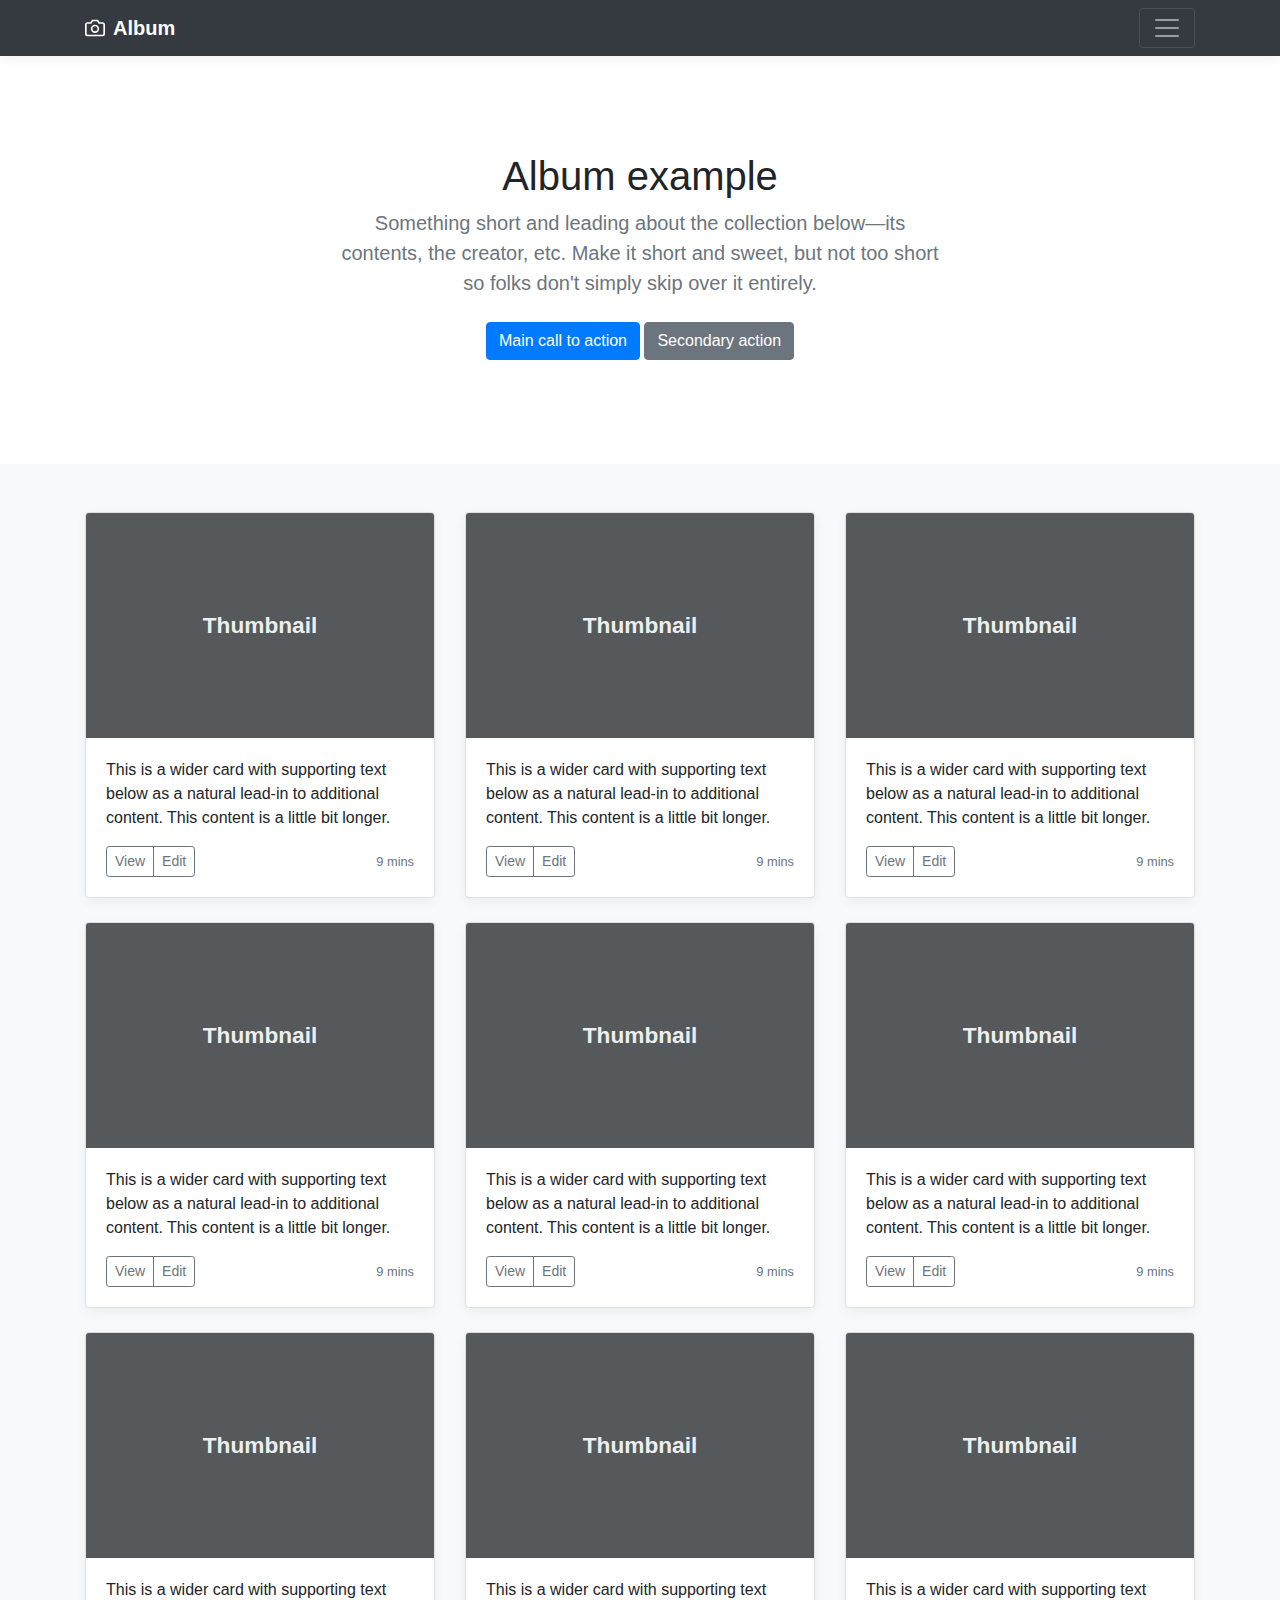
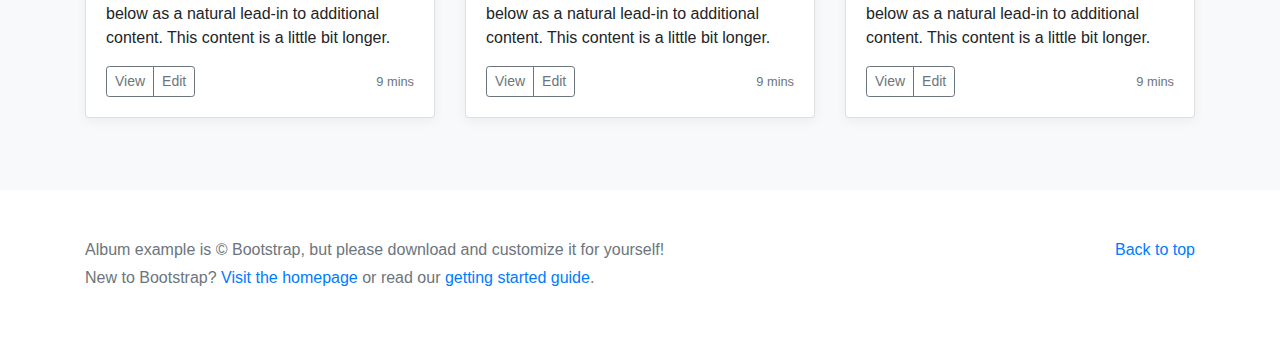
<file: MY-PROUI/bootstrap/bootstrap-4.1.0/docs/4.1/examples/album/index.html>
<!doctype html>
<html lang="en">
  <head>
    <meta charset="utf-8">
    <meta name="viewport" content="width=device-width, initial-scale=1, shrink-to-fit=no">
    <meta name="description" content="">
    <meta name="author" content="">
    <link rel="icon" href="../../../../favicon.ico">

    <title>Album example for Bootstrap</title>

    <!-- Bootstrap core CSS -->
    <link href="../../../../dist/css/bootstrap.min.css" rel="stylesheet">

    <!-- Custom styles for this template -->
    <link href="album.css" rel="stylesheet">
  </head>

  <body>

    <header>
      <div class="collapse bg-dark" id="navbarHeader">
        <div class="container">
          <div class="row">
            <div class="col-sm-8 col-md-7 py-4">
              <h4 class="text-white">About</h4>
              <p class="text-muted">Add some information about the album below, the author, or any other background context. Make it a few sentences long so folks can pick up some informative tidbits. Then, link them off to some social networking sites or contact information.</p>
            </div>
            <div class="col-sm-4 offset-md-1 py-4">
              <h4 class="text-white">Contact</h4>
              <ul class="list-unstyled">
                <li><a href="#" class="text-white">Follow on Twitter</a></li>
                <li><a href="#" class="text-white">Like on Facebook</a></li>
                <li><a href="#" class="text-white">Email me</a></li>
              </ul>
            </div>
          </div>
        </div>
      </div>
      <div class="navbar navbar-dark bg-dark box-shadow">
        <div class="container d-flex justify-content-between">
          <a href="#" class="navbar-brand d-flex align-items-center">
            <svg xmlns="http://www.w3.org/2000/svg" width="20" height="20" viewBox="0 0 24 24" fill="none" stroke="currentColor" stroke-width="2" stroke-linecap="round" stroke-linejoin="round" class="mr-2"><path d="M23 19a2 2 0 0 1-2 2H3a2 2 0 0 1-2-2V8a2 2 0 0 1 2-2h4l2-3h6l2 3h4a2 2 0 0 1 2 2z"></path><circle cx="12" cy="13" r="4"></circle></svg>
            <strong>Album</strong>
          </a>
          <button class="navbar-toggler" type="button" data-toggle="collapse" data-target="#navbarHeader" aria-controls="navbarHeader" aria-expanded="false" aria-label="Toggle navigation">
            <span class="navbar-toggler-icon"></span>
          </button>
        </div>
      </div>
    </header>

    <main role="main">

      <section class="jumbotron text-center">
        <div class="container">
          <h1 class="jumbotron-heading">Album example</h1>
          <p class="lead text-muted">Something short and leading about the collection below—its contents, the creator, etc. Make it short and sweet, but not too short so folks don't simply skip over it entirely.</p>
          <p>
            <a href="#" class="btn btn-primary my-2">Main call to action</a>
            <a href="#" class="btn btn-secondary my-2">Secondary action</a>
          </p>
        </div>
      </section>

      <div class="album py-5 bg-light">
        <div class="container">

          <div class="row">
            <div class="col-md-4">
              <div class="card mb-4 box-shadow">
                <img class="card-img-top" data-src="holder.js/100px225?theme=thumb&bg=55595c&fg=eceeef&text=Thumbnail" alt="Card image cap">
                <div class="card-body">
                  <p class="card-text">This is a wider card with supporting text below as a natural lead-in to additional content. This content is a little bit longer.</p>
                  <div class="d-flex justify-content-between align-items-center">
                    <div class="btn-group">
                      <button type="button" class="btn btn-sm btn-outline-secondary">View</button>
                      <button type="button" class="btn btn-sm btn-outline-secondary">Edit</button>
                    </div>
                    <small class="text-muted">9 mins</small>
                  </div>
                </div>
              </div>
            </div>
            <div class="col-md-4">
              <div class="card mb-4 box-shadow">
                <img class="card-img-top" data-src="holder.js/100px225?theme=thumb&bg=55595c&fg=eceeef&text=Thumbnail" alt="Card image cap">
                <div class="card-body">
                  <p class="card-text">This is a wider card with supporting text below as a natural lead-in to additional content. This content is a little bit longer.</p>
                  <div class="d-flex justify-content-between align-items-center">
                    <div class="btn-group">
                      <button type="button" class="btn btn-sm btn-outline-secondary">View</button>
                      <button type="button" class="btn btn-sm btn-outline-secondary">Edit</button>
                    </div>
                    <small class="text-muted">9 mins</small>
                  </div>
                </div>
              </div>
            </div>
            <div class="col-md-4">
              <div class="card mb-4 box-shadow">
                <img class="card-img-top" data-src="holder.js/100px225?theme=thumb&bg=55595c&fg=eceeef&text=Thumbnail" alt="Card image cap">
                <div class="card-body">
                  <p class="card-text">This is a wider card with supporting text below as a natural lead-in to additional content. This content is a little bit longer.</p>
                  <div class="d-flex justify-content-between align-items-center">
                    <div class="btn-group">
                      <button type="button" class="btn btn-sm btn-outline-secondary">View</button>
                      <button type="button" class="btn btn-sm btn-outline-secondary">Edit</button>
                    </div>
                    <small class="text-muted">9 mins</small>
                  </div>
                </div>
              </div>
            </div>

            <div class="col-md-4">
              <div class="card mb-4 box-shadow">
                <img class="card-img-top" data-src="holder.js/100px225?theme=thumb&bg=55595c&fg=eceeef&text=Thumbnail" alt="Card image cap">
                <div class="card-body">
                  <p class="card-text">This is a wider card with supporting text below as a natural lead-in to additional content. This content is a little bit longer.</p>
                  <div class="d-flex justify-content-between align-items-center">
                    <div class="btn-group">
                      <button type="button" class="btn btn-sm btn-outline-secondary">View</button>
                      <button type="button" class="btn btn-sm btn-outline-secondary">Edit</button>
                    </div>
                    <small class="text-muted">9 mins</small>
                  </div>
                </div>
              </div>
            </div>
            <div class="col-md-4">
              <div class="card mb-4 box-shadow">
                <img class="card-img-top" data-src="holder.js/100px225?theme=thumb&bg=55595c&fg=eceeef&text=Thumbnail" alt="Card image cap">
                <div class="card-body">
                  <p class="card-text">This is a wider card with supporting text below as a natural lead-in to additional content. This content is a little bit longer.</p>
                  <div class="d-flex justify-content-between align-items-center">
                    <div class="btn-group">
                      <button type="button" class="btn btn-sm btn-outline-secondary">View</button>
                      <button type="button" class="btn btn-sm btn-outline-secondary">Edit</button>
                    </div>
                    <small class="text-muted">9 mins</small>
                  </div>
                </div>
              </div>
            </div>
            <div class="col-md-4">
              <div class="card mb-4 box-shadow">
                <img class="card-img-top" data-src="holder.js/100px225?theme=thumb&bg=55595c&fg=eceeef&text=Thumbnail" alt="Card image cap">
                <div class="card-body">
                  <p class="card-text">This is a wider card with supporting text below as a natural lead-in to additional content. This content is a little bit longer.</p>
                  <div class="d-flex justify-content-between align-items-center">
                    <div class="btn-group">
                      <button type="button" class="btn btn-sm btn-outline-secondary">View</button>
                      <button type="button" class="btn btn-sm btn-outline-secondary">Edit</button>
                    </div>
                    <small class="text-muted">9 mins</small>
                  </div>
                </div>
              </div>
            </div>

            <div class="col-md-4">
              <div class="card mb-4 box-shadow">
                <img class="card-img-top" data-src="holder.js/100px225?theme=thumb&bg=55595c&fg=eceeef&text=Thumbnail" alt="Card image cap">
                <div class="card-body">
                  <p class="card-text">This is a wider card with supporting text below as a natural lead-in to additional content. This content is a little bit longer.</p>
                  <div class="d-flex justify-content-between align-items-center">
                    <div class="btn-group">
                      <button type="button" class="btn btn-sm btn-outline-secondary">View</button>
                      <button type="button" class="btn btn-sm btn-outline-secondary">Edit</button>
                    </div>
                    <small class="text-muted">9 mins</small>
                  </div>
                </div>
              </div>
            </div>
            <div class="col-md-4">
              <div class="card mb-4 box-shadow">
                <img class="card-img-top" data-src="holder.js/100px225?theme=thumb&bg=55595c&fg=eceeef&text=Thumbnail" alt="Card image cap">
                <div class="card-body">
                  <p class="card-text">This is a wider card with supporting text below as a natural lead-in to additional content. This content is a little bit longer.</p>
                  <div class="d-flex justify-content-between align-items-center">
                    <div class="btn-group">
                      <button type="button" class="btn btn-sm btn-outline-secondary">View</button>
                      <button type="button" class="btn btn-sm btn-outline-secondary">Edit</button>
                    </div>
                    <small class="text-muted">9 mins</small>
                  </div>
                </div>
              </div>
            </div>
            <div class="col-md-4">
              <div class="card mb-4 box-shadow">
                <img class="card-img-top" data-src="holder.js/100px225?theme=thumb&bg=55595c&fg=eceeef&text=Thumbnail" alt="Card image cap">
                <div class="card-body">
                  <p class="card-text">This is a wider card with supporting text below as a natural lead-in to additional content. This content is a little bit longer.</p>
                  <div class="d-flex justify-content-between align-items-center">
                    <div class="btn-group">
                      <button type="button" class="btn btn-sm btn-outline-secondary">View</button>
                      <button type="button" class="btn btn-sm btn-outline-secondary">Edit</button>
                    </div>
                    <small class="text-muted">9 mins</small>
                  </div>
                </div>
              </div>
            </div>
          </div>
        </div>
      </div>

    </main>

    <footer class="text-muted">
      <div class="container">
        <p class="float-right">
          <a href="#">Back to top</a>
        </p>
        <p>Album example is &copy; Bootstrap, but please download and customize it for yourself!</p>
        <p>New to Bootstrap? <a href="../../">Visit the homepage</a> or read our <a href="../../getting-started/">getting started guide</a>.</p>
      </div>
    </footer>

    <!-- Bootstrap core JavaScript
    ================================================== -->
    <!-- Placed at the end of the document so the pages load faster -->
    <script src="https://code.jquery.com/jquery-3.3.1.slim.min.js" integrity="sha384-q8i/X+965DzO0rT7abK41JStQIAqVgRVzpbzo5smXKp4YfRvH+8abtTE1Pi6jizo" crossorigin="anonymous"></script>
    <script>window.jQuery || document.write('<script src="../../../../assets/js/vendor/jquery-slim.min.js"><\/script>')</script>
    <script src="../../../../assets/js/vendor/popper.min.js"></script>
    <script src="../../../../dist/js/bootstrap.min.js"></script>
    <script src="../../../../assets/js/vendor/holder.min.js"></script>
  </body>
</html>
</file>
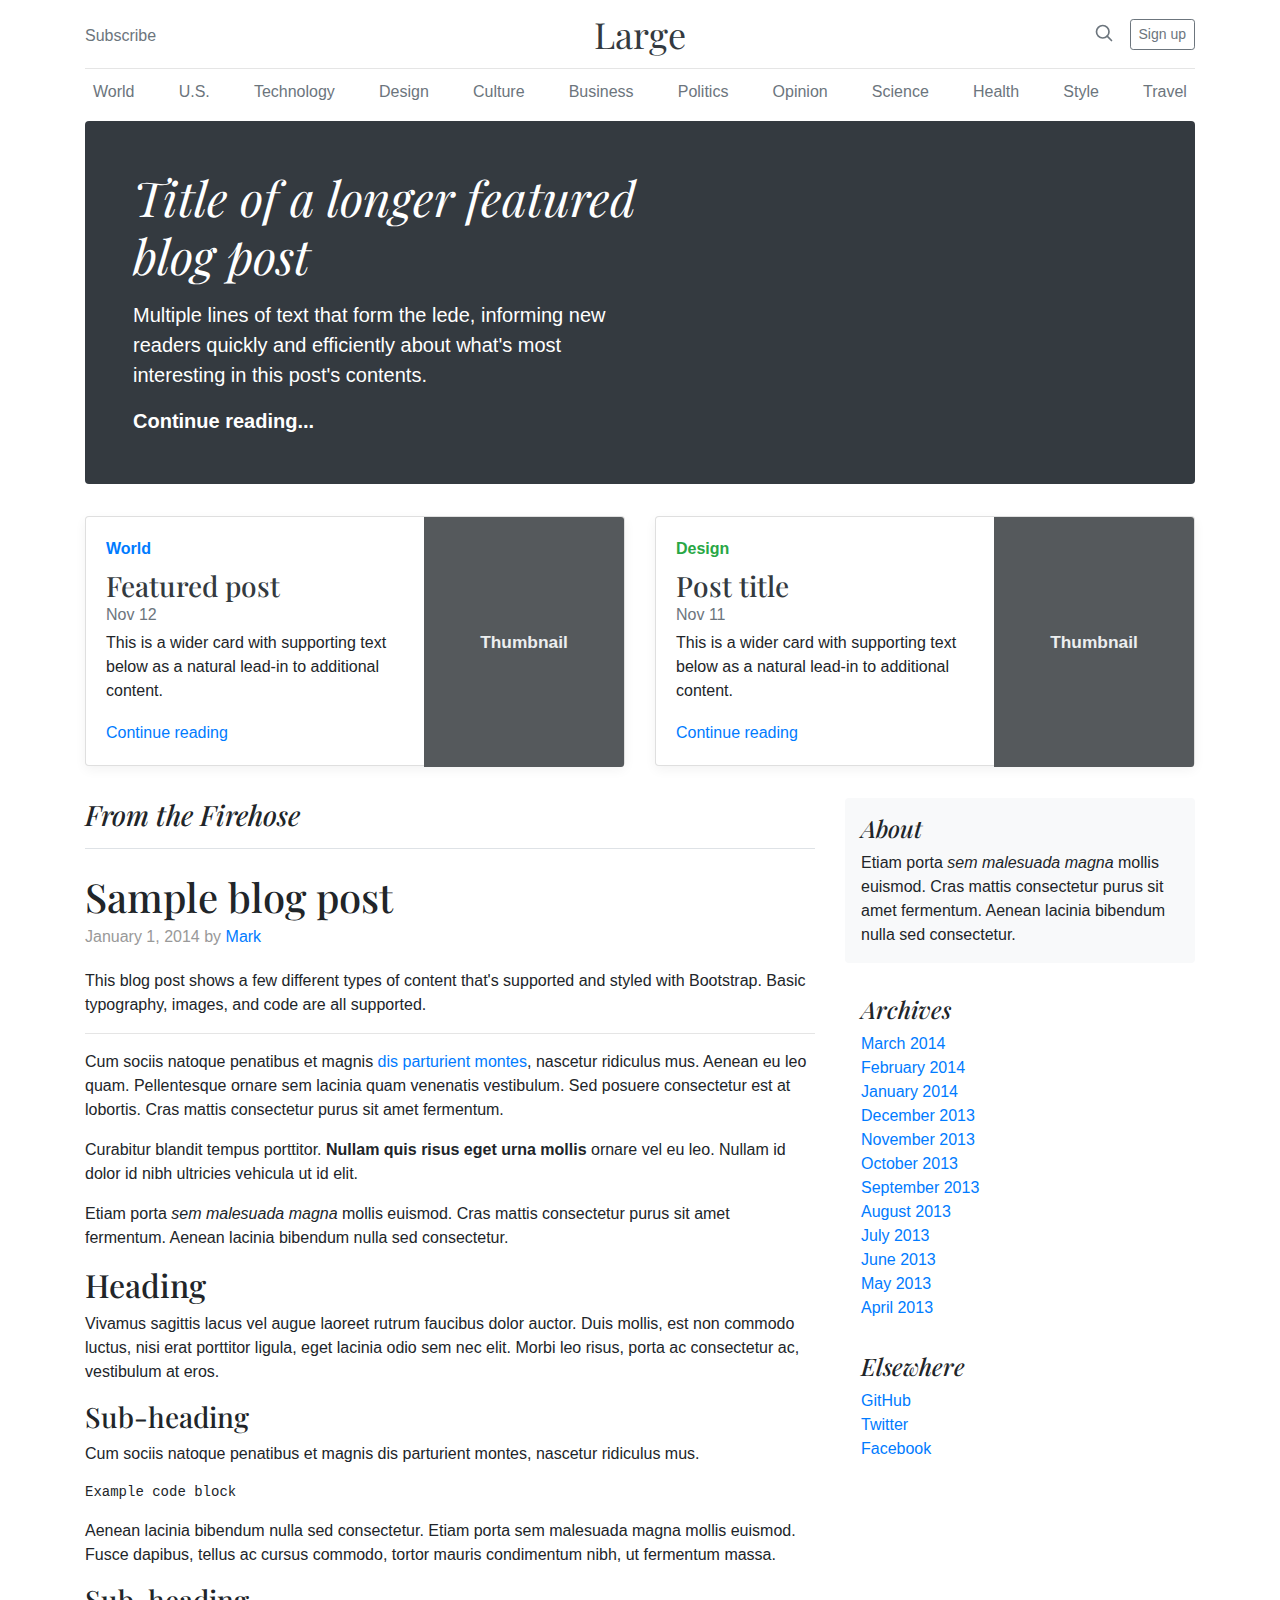
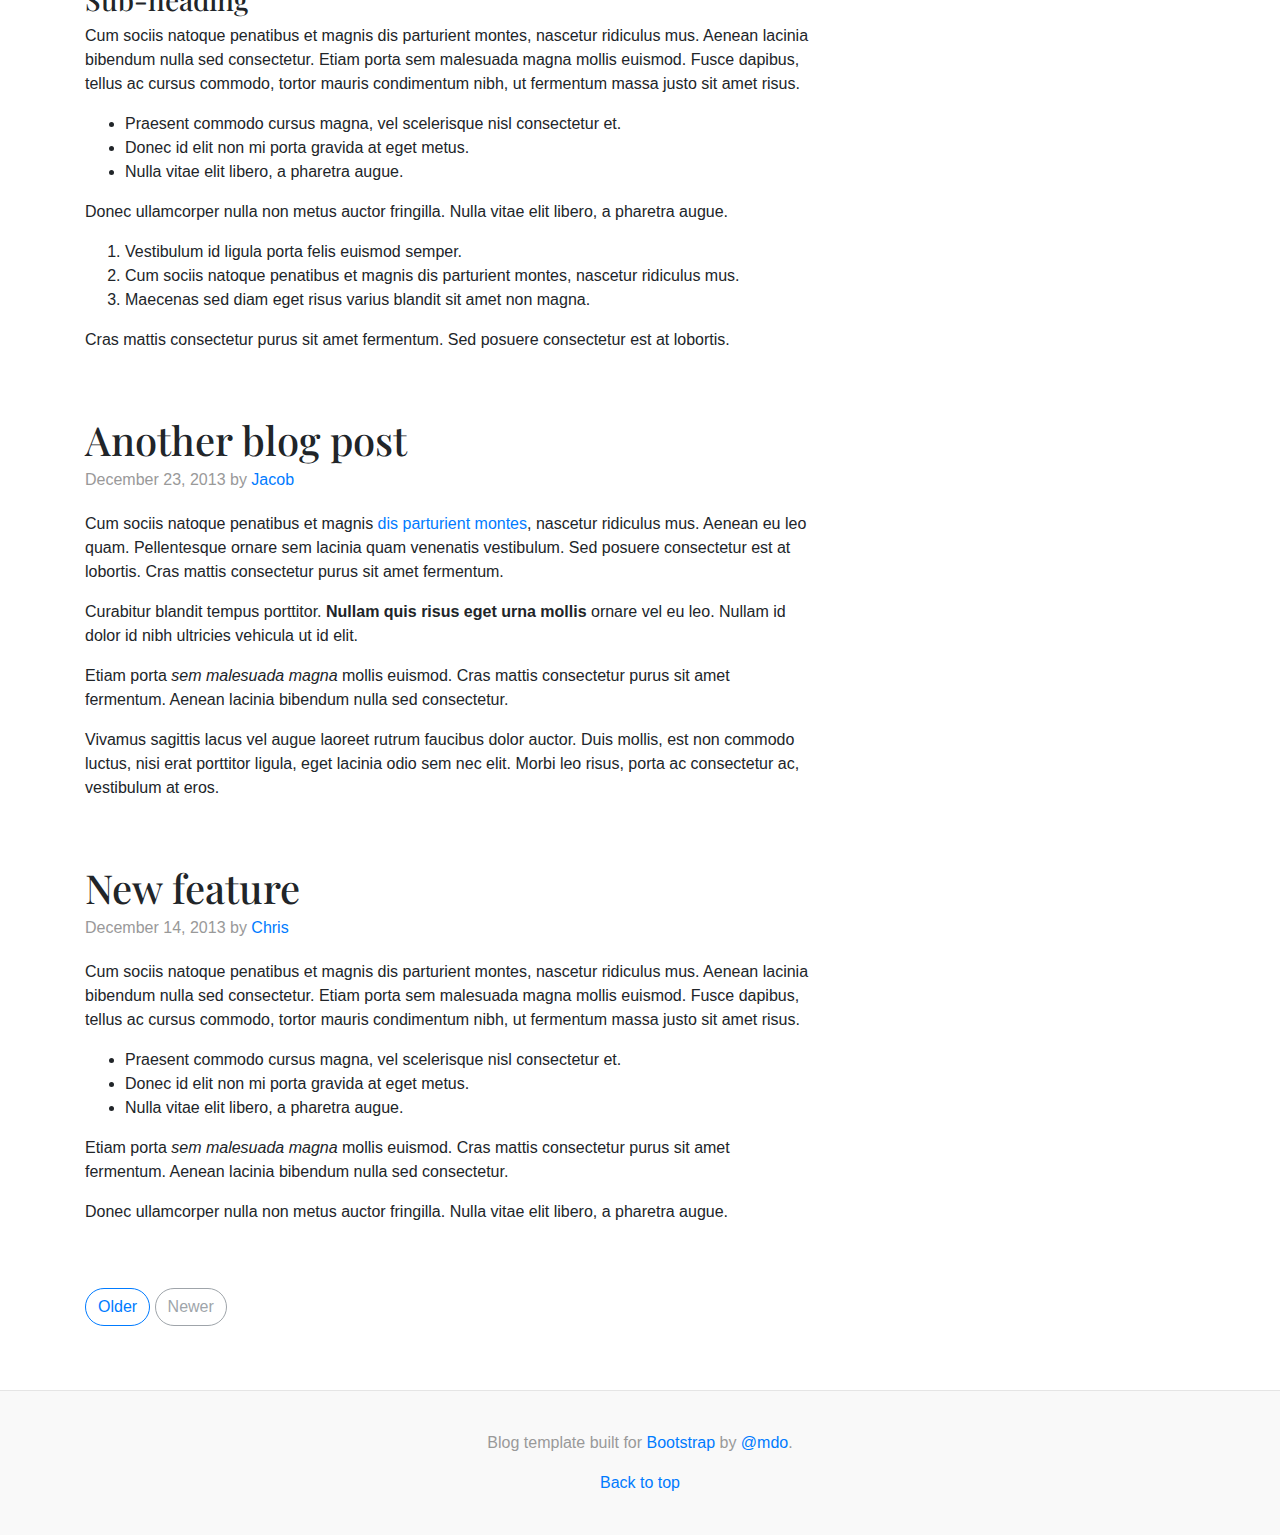
<file: MY-PROUI/bootstrap/bootstrap-4.1.0/docs/4.1/examples/blog/index.html>
<!doctype html>
<html lang="en">
  <head>
    <meta charset="utf-8">
    <meta name="viewport" content="width=device-width, initial-scale=1, shrink-to-fit=no">
    <meta name="description" content="">
    <meta name="author" content="">
    <link rel="icon" href="../../../../favicon.ico">

    <title>Blog Template for Bootstrap</title>

    <!-- Bootstrap core CSS -->
    <link href="../../../../dist/css/bootstrap.min.css" rel="stylesheet">

    <!-- Custom styles for this template -->
    <link href="https://fonts.googleapis.com/css?family=Playfair+Display:700,900" rel="stylesheet">
    <link href="blog.css" rel="stylesheet">
  </head>

  <body>

    <div class="container">
      <header class="blog-header py-3">
        <div class="row flex-nowrap justify-content-between align-items-center">
          <div class="col-4 pt-1">
            <a class="text-muted" href="#">Subscribe</a>
          </div>
          <div class="col-4 text-center">
            <a class="blog-header-logo text-dark" href="#">Large</a>
          </div>
          <div class="col-4 d-flex justify-content-end align-items-center">
            <a class="text-muted" href="#">
              <svg xmlns="http://www.w3.org/2000/svg" width="20" height="20" viewBox="0 0 24 24" fill="none" stroke="currentColor" stroke-width="2" stroke-linecap="round" stroke-linejoin="round" class="mx-3"><circle cx="10.5" cy="10.5" r="7.5"></circle><line x1="21" y1="21" x2="15.8" y2="15.8"></line></svg>
            </a>
            <a class="btn btn-sm btn-outline-secondary" href="#">Sign up</a>
          </div>
        </div>
      </header>

      <div class="nav-scroller py-1 mb-2">
        <nav class="nav d-flex justify-content-between">
          <a class="p-2 text-muted" href="#">World</a>
          <a class="p-2 text-muted" href="#">U.S.</a>
          <a class="p-2 text-muted" href="#">Technology</a>
          <a class="p-2 text-muted" href="#">Design</a>
          <a class="p-2 text-muted" href="#">Culture</a>
          <a class="p-2 text-muted" href="#">Business</a>
          <a class="p-2 text-muted" href="#">Politics</a>
          <a class="p-2 text-muted" href="#">Opinion</a>
          <a class="p-2 text-muted" href="#">Science</a>
          <a class="p-2 text-muted" href="#">Health</a>
          <a class="p-2 text-muted" href="#">Style</a>
          <a class="p-2 text-muted" href="#">Travel</a>
        </nav>
      </div>

      <div class="jumbotron p-3 p-md-5 text-white rounded bg-dark">
        <div class="col-md-6 px-0">
          <h1 class="display-4 font-italic">Title of a longer featured blog post</h1>
          <p class="lead my-3">Multiple lines of text that form the lede, informing new readers quickly and efficiently about what's most interesting in this post's contents.</p>
          <p class="lead mb-0"><a href="#" class="text-white font-weight-bold">Continue reading...</a></p>
        </div>
      </div>

      <div class="row mb-2">
        <div class="col-md-6">
          <div class="card flex-md-row mb-4 box-shadow h-md-250">
            <div class="card-body d-flex flex-column align-items-start">
              <strong class="d-inline-block mb-2 text-primary">World</strong>
              <h3 class="mb-0">
                <a class="text-dark" href="#">Featured post</a>
              </h3>
              <div class="mb-1 text-muted">Nov 12</div>
              <p class="card-text mb-auto">This is a wider card with supporting text below as a natural lead-in to additional content.</p>
              <a href="#">Continue reading</a>
            </div>
            <img class="card-img-right flex-auto d-none d-lg-block" data-src="holder.js/200x250?theme=thumb" alt="Card image cap">
          </div>
        </div>
        <div class="col-md-6">
          <div class="card flex-md-row mb-4 box-shadow h-md-250">
            <div class="card-body d-flex flex-column align-items-start">
              <strong class="d-inline-block mb-2 text-success">Design</strong>
              <h3 class="mb-0">
                <a class="text-dark" href="#">Post title</a>
              </h3>
              <div class="mb-1 text-muted">Nov 11</div>
              <p class="card-text mb-auto">This is a wider card with supporting text below as a natural lead-in to additional content.</p>
              <a href="#">Continue reading</a>
            </div>
            <img class="card-img-right flex-auto d-none d-lg-block" data-src="holder.js/200x250?theme=thumb" alt="Card image cap">
          </div>
        </div>
      </div>
    </div>

    <main role="main" class="container">
      <div class="row">
        <div class="col-md-8 blog-main">
          <h3 class="pb-3 mb-4 font-italic border-bottom">
            From the Firehose
          </h3>

          <div class="blog-post">
            <h2 class="blog-post-title">Sample blog post</h2>
            <p class="blog-post-meta">January 1, 2014 by <a href="#">Mark</a></p>

            <p>This blog post shows a few different types of content that's supported and styled with Bootstrap. Basic typography, images, and code are all supported.</p>
            <hr>
            <p>Cum sociis natoque penatibus et magnis <a href="#">dis parturient montes</a>, nascetur ridiculus mus. Aenean eu leo quam. Pellentesque ornare sem lacinia quam venenatis vestibulum. Sed posuere consectetur est at lobortis. Cras mattis consectetur purus sit amet fermentum.</p>
            <blockquote>
              <p>Curabitur blandit tempus porttitor. <strong>Nullam quis risus eget urna mollis</strong> ornare vel eu leo. Nullam id dolor id nibh ultricies vehicula ut id elit.</p>
            </blockquote>
            <p>Etiam porta <em>sem malesuada magna</em> mollis euismod. Cras mattis consectetur purus sit amet fermentum. Aenean lacinia bibendum nulla sed consectetur.</p>
            <h2>Heading</h2>
            <p>Vivamus sagittis lacus vel augue laoreet rutrum faucibus dolor auctor. Duis mollis, est non commodo luctus, nisi erat porttitor ligula, eget lacinia odio sem nec elit. Morbi leo risus, porta ac consectetur ac, vestibulum at eros.</p>
            <h3>Sub-heading</h3>
            <p>Cum sociis natoque penatibus et magnis dis parturient montes, nascetur ridiculus mus.</p>
            <pre><code>Example code block</code></pre>
            <p>Aenean lacinia bibendum nulla sed consectetur. Etiam porta sem malesuada magna mollis euismod. Fusce dapibus, tellus ac cursus commodo, tortor mauris condimentum nibh, ut fermentum massa.</p>
            <h3>Sub-heading</h3>
            <p>Cum sociis natoque penatibus et magnis dis parturient montes, nascetur ridiculus mus. Aenean lacinia bibendum nulla sed consectetur. Etiam porta sem malesuada magna mollis euismod. Fusce dapibus, tellus ac cursus commodo, tortor mauris condimentum nibh, ut fermentum massa justo sit amet risus.</p>
            <ul>
              <li>Praesent commodo cursus magna, vel scelerisque nisl consectetur et.</li>
              <li>Donec id elit non mi porta gravida at eget metus.</li>
              <li>Nulla vitae elit libero, a pharetra augue.</li>
            </ul>
            <p>Donec ullamcorper nulla non metus auctor fringilla. Nulla vitae elit libero, a pharetra augue.</p>
            <ol>
              <li>Vestibulum id ligula porta felis euismod semper.</li>
              <li>Cum sociis natoque penatibus et magnis dis parturient montes, nascetur ridiculus mus.</li>
              <li>Maecenas sed diam eget risus varius blandit sit amet non magna.</li>
            </ol>
            <p>Cras mattis consectetur purus sit amet fermentum. Sed posuere consectetur est at lobortis.</p>
          </div><!-- /.blog-post -->

          <div class="blog-post">
            <h2 class="blog-post-title">Another blog post</h2>
            <p class="blog-post-meta">December 23, 2013 by <a href="#">Jacob</a></p>

            <p>Cum sociis natoque penatibus et magnis <a href="#">dis parturient montes</a>, nascetur ridiculus mus. Aenean eu leo quam. Pellentesque ornare sem lacinia quam venenatis vestibulum. Sed posuere consectetur est at lobortis. Cras mattis consectetur purus sit amet fermentum.</p>
            <blockquote>
              <p>Curabitur blandit tempus porttitor. <strong>Nullam quis risus eget urna mollis</strong> ornare vel eu leo. Nullam id dolor id nibh ultricies vehicula ut id elit.</p>
            </blockquote>
            <p>Etiam porta <em>sem malesuada magna</em> mollis euismod. Cras mattis consectetur purus sit amet fermentum. Aenean lacinia bibendum nulla sed consectetur.</p>
            <p>Vivamus sagittis lacus vel augue laoreet rutrum faucibus dolor auctor. Duis mollis, est non commodo luctus, nisi erat porttitor ligula, eget lacinia odio sem nec elit. Morbi leo risus, porta ac consectetur ac, vestibulum at eros.</p>
          </div><!-- /.blog-post -->

          <div class="blog-post">
            <h2 class="blog-post-title">New feature</h2>
            <p class="blog-post-meta">December 14, 2013 by <a href="#">Chris</a></p>

            <p>Cum sociis natoque penatibus et magnis dis parturient montes, nascetur ridiculus mus. Aenean lacinia bibendum nulla sed consectetur. Etiam porta sem malesuada magna mollis euismod. Fusce dapibus, tellus ac cursus commodo, tortor mauris condimentum nibh, ut fermentum massa justo sit amet risus.</p>
            <ul>
              <li>Praesent commodo cursus magna, vel scelerisque nisl consectetur et.</li>
              <li>Donec id elit non mi porta gravida at eget metus.</li>
              <li>Nulla vitae elit libero, a pharetra augue.</li>
            </ul>
            <p>Etiam porta <em>sem malesuada magna</em> mollis euismod. Cras mattis consectetur purus sit amet fermentum. Aenean lacinia bibendum nulla sed consectetur.</p>
            <p>Donec ullamcorper nulla non metus auctor fringilla. Nulla vitae elit libero, a pharetra augue.</p>
          </div><!-- /.blog-post -->

          <nav class="blog-pagination">
            <a class="btn btn-outline-primary" href="#">Older</a>
            <a class="btn btn-outline-secondary disabled" href="#">Newer</a>
          </nav>

        </div><!-- /.blog-main -->

        <aside class="col-md-4 blog-sidebar">
          <div class="p-3 mb-3 bg-light rounded">
            <h4 class="font-italic">About</h4>
            <p class="mb-0">Etiam porta <em>sem malesuada magna</em> mollis euismod. Cras mattis consectetur purus sit amet fermentum. Aenean lacinia bibendum nulla sed consectetur.</p>
          </div>

          <div class="p-3">
            <h4 class="font-italic">Archives</h4>
            <ol class="list-unstyled mb-0">
              <li><a href="#">March 2014</a></li>
              <li><a href="#">February 2014</a></li>
              <li><a href="#">January 2014</a></li>
              <li><a href="#">December 2013</a></li>
              <li><a href="#">November 2013</a></li>
              <li><a href="#">October 2013</a></li>
              <li><a href="#">September 2013</a></li>
              <li><a href="#">August 2013</a></li>
              <li><a href="#">July 2013</a></li>
              <li><a href="#">June 2013</a></li>
              <li><a href="#">May 2013</a></li>
              <li><a href="#">April 2013</a></li>
            </ol>
          </div>

          <div class="p-3">
            <h4 class="font-italic">Elsewhere</h4>
            <ol class="list-unstyled">
              <li><a href="#">GitHub</a></li>
              <li><a href="#">Twitter</a></li>
              <li><a href="#">Facebook</a></li>
            </ol>
          </div>
        </aside><!-- /.blog-sidebar -->

      </div><!-- /.row -->

    </main><!-- /.container -->

    <footer class="blog-footer">
      <p>Blog template built for <a href="https://getbootstrap.com/">Bootstrap</a> by <a href="https://twitter.com/mdo">@mdo</a>.</p>
      <p>
        <a href="#">Back to top</a>
      </p>
    </footer>

    <!-- Bootstrap core JavaScript
    ================================================== -->
    <!-- Placed at the end of the document so the pages load faster -->
    <script src="https://code.jquery.com/jquery-3.3.1.slim.min.js" integrity="sha384-q8i/X+965DzO0rT7abK41JStQIAqVgRVzpbzo5smXKp4YfRvH+8abtTE1Pi6jizo" crossorigin="anonymous"></script>
    <script>window.jQuery || document.write('<script src="../../../../assets/js/vendor/jquery-slim.min.js"><\/script>')</script>
    <script src="../../../../assets/js/vendor/popper.min.js"></script>
    <script src="../../../../dist/js/bootstrap.min.js"></script>
    <script src="../../../../assets/js/vendor/holder.min.js"></script>
    <script>
      Holder.addTheme('thumb', {
        bg: '#55595c',
        fg: '#eceeef',
        text: 'Thumbnail'
      });
    </script>
  </body>
</html>
</file>
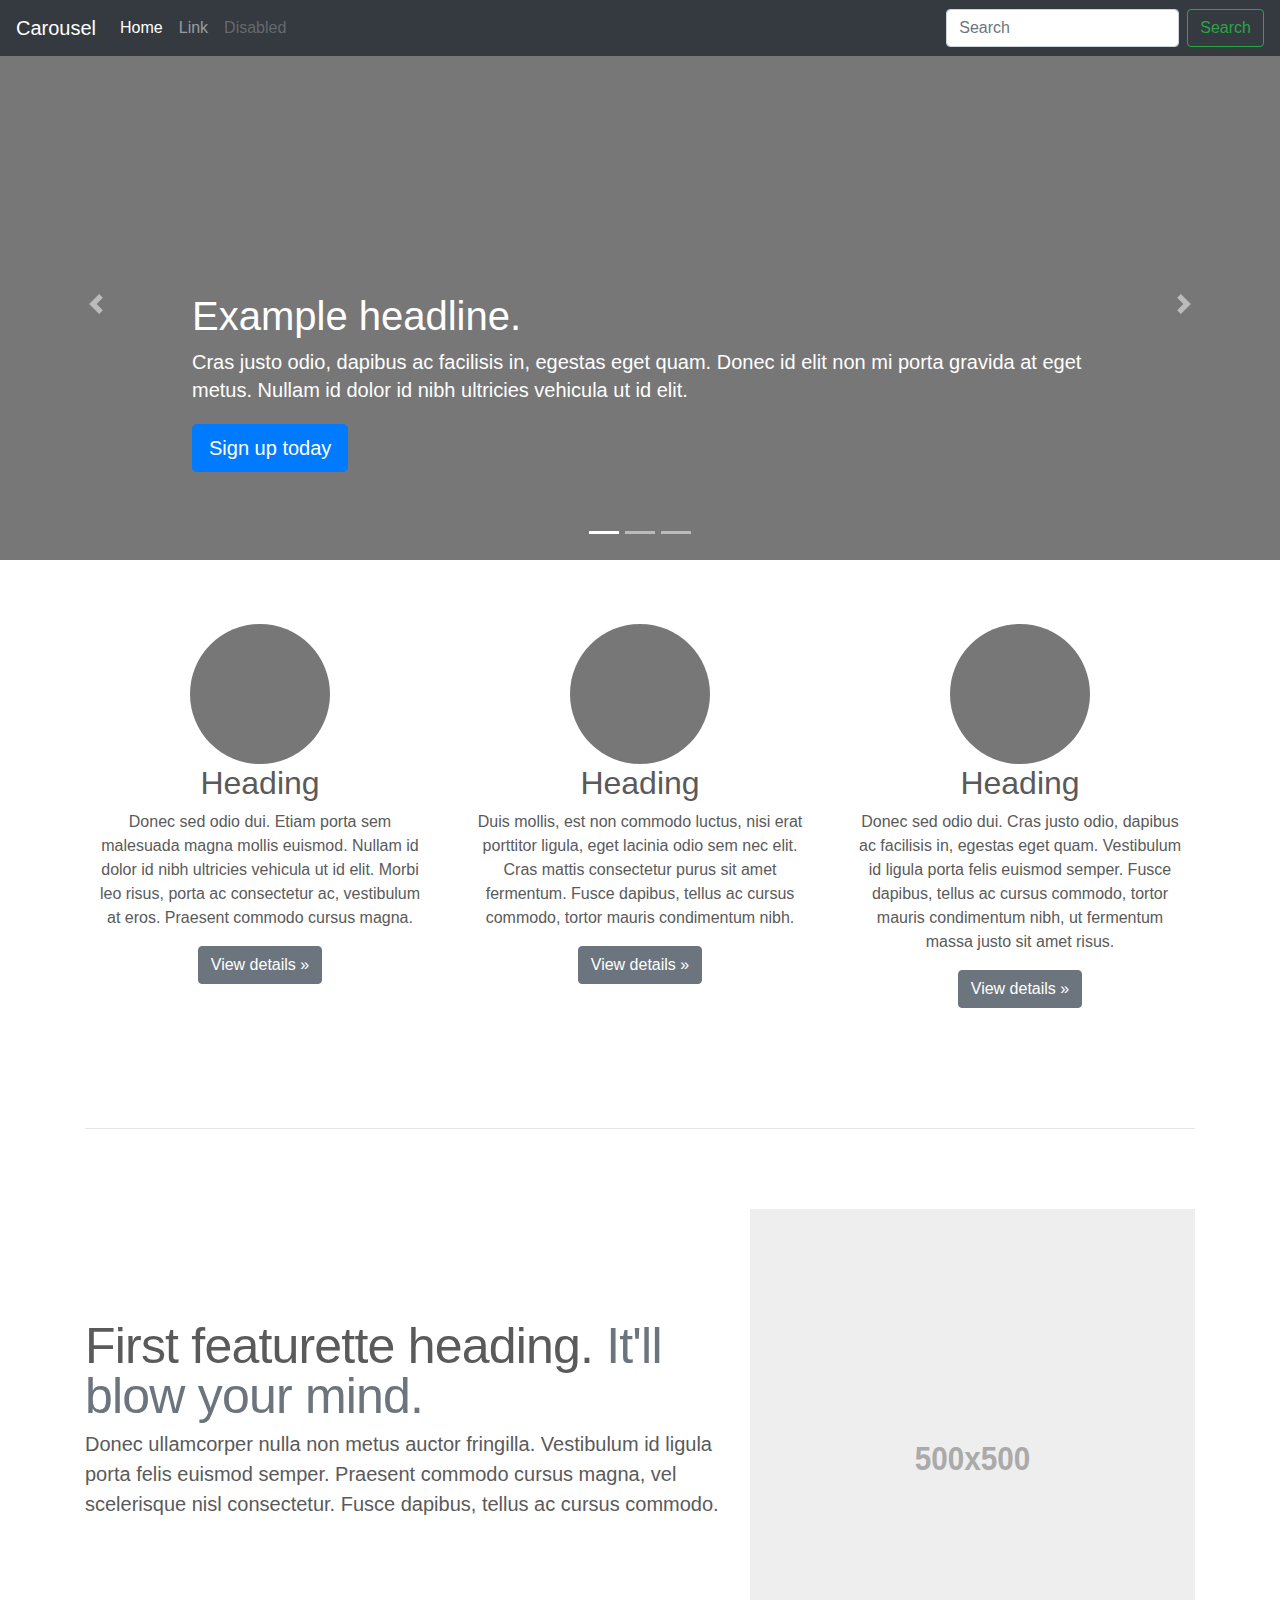
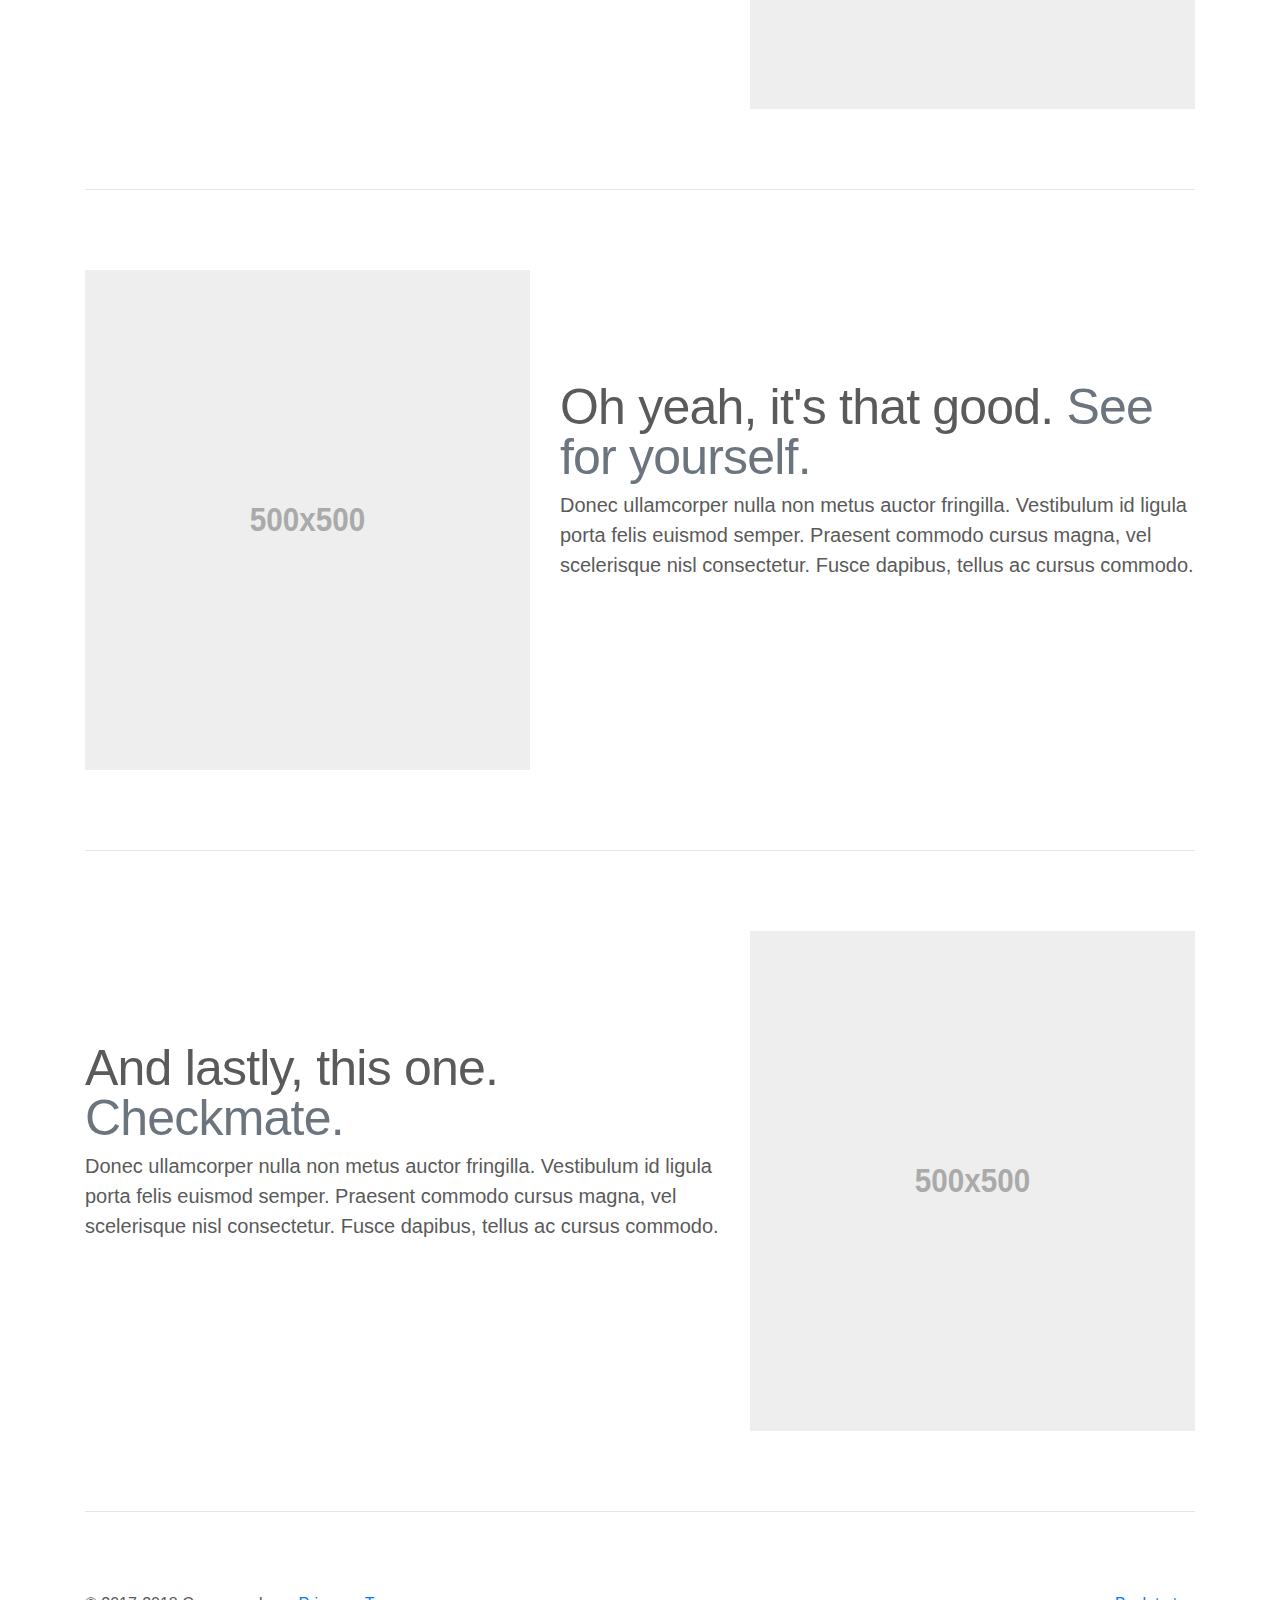
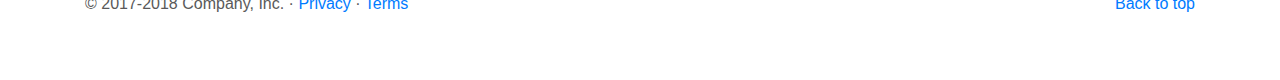
<file: MY-PROUI/bootstrap/bootstrap-4.1.0/docs/4.1/examples/carousel/index.html>
<!doctype html>
<html lang="en">
  <head>
    <meta charset="utf-8">
    <meta name="viewport" content="width=device-width, initial-scale=1, shrink-to-fit=no">
    <meta name="description" content="">
    <meta name="author" content="">
    <link rel="icon" href="../../../../favicon.ico">

    <title>Carousel Template for Bootstrap</title>

    <!-- Bootstrap core CSS -->
    <link href="../../../../dist/css/bootstrap.min.css" rel="stylesheet">

    <!-- Custom styles for this template -->
    <link href="carousel.css" rel="stylesheet">
  </head>
  <body>

    <header>
      <nav class="navbar navbar-expand-md navbar-dark fixed-top bg-dark">
        <a class="navbar-brand" href="#">Carousel</a>
        <button class="navbar-toggler" type="button" data-toggle="collapse" data-target="#navbarCollapse" aria-controls="navbarCollapse" aria-expanded="false" aria-label="Toggle navigation">
          <span class="navbar-toggler-icon"></span>
        </button>
        <div class="collapse navbar-collapse" id="navbarCollapse">
          <ul class="navbar-nav mr-auto">
            <li class="nav-item active">
              <a class="nav-link" href="#">Home <span class="sr-only">(current)</span></a>
            </li>
            <li class="nav-item">
              <a class="nav-link" href="#">Link</a>
            </li>
            <li class="nav-item">
              <a class="nav-link disabled" href="#">Disabled</a>
            </li>
          </ul>
          <form class="form-inline mt-2 mt-md-0">
            <input class="form-control mr-sm-2" type="text" placeholder="Search" aria-label="Search">
            <button class="btn btn-outline-success my-2 my-sm-0" type="submit">Search</button>
          </form>
        </div>
      </nav>
    </header>

    <main role="main">

      <div id="myCarousel" class="carousel slide" data-ride="carousel">
        <ol class="carousel-indicators">
          <li data-target="#myCarousel" data-slide-to="0" class="active"></li>
          <li data-target="#myCarousel" data-slide-to="1"></li>
          <li data-target="#myCarousel" data-slide-to="2"></li>
        </ol>
        <div class="carousel-inner">
          <div class="carousel-item active">
            <img class="first-slide" src="[data-uri]" alt="First slide">
            <div class="container">
              <div class="carousel-caption text-left">
                <h1>Example headline.</h1>
                <p>Cras justo odio, dapibus ac facilisis in, egestas eget quam. Donec id elit non mi porta gravida at eget metus. Nullam id dolor id nibh ultricies vehicula ut id elit.</p>
                <p><a class="btn btn-lg btn-primary" href="#" role="button">Sign up today</a></p>
              </div>
            </div>
          </div>
          <div class="carousel-item">
            <img class="second-slide" src="[data-uri]" alt="Second slide">
            <div class="container">
              <div class="carousel-caption">
                <h1>Another example headline.</h1>
                <p>Cras justo odio, dapibus ac facilisis in, egestas eget quam. Donec id elit non mi porta gravida at eget metus. Nullam id dolor id nibh ultricies vehicula ut id elit.</p>
                <p><a class="btn btn-lg btn-primary" href="#" role="button">Learn more</a></p>
              </div>
            </div>
          </div>
          <div class="carousel-item">
            <img class="third-slide" src="[data-uri]" alt="Third slide">
            <div class="container">
              <div class="carousel-caption text-right">
                <h1>One more for good measure.</h1>
                <p>Cras justo odio, dapibus ac facilisis in, egestas eget quam. Donec id elit non mi porta gravida at eget metus. Nullam id dolor id nibh ultricies vehicula ut id elit.</p>
                <p><a class="btn btn-lg btn-primary" href="#" role="button">Browse gallery</a></p>
              </div>
            </div>
          </div>
        </div>
        <a class="carousel-control-prev" href="#myCarousel" role="button" data-slide="prev">
          <span class="carousel-control-prev-icon" aria-hidden="true"></span>
          <span class="sr-only">Previous</span>
        </a>
        <a class="carousel-control-next" href="#myCarousel" role="button" data-slide="next">
          <span class="carousel-control-next-icon" aria-hidden="true"></span>
          <span class="sr-only">Next</span>
        </a>
      </div>


      <!-- Marketing messaging and featurettes
      ================================================== -->
      <!-- Wrap the rest of the page in another container to center all the content. -->

      <div class="container marketing">

        <!-- Three columns of text below the carousel -->
        <div class="row">
          <div class="col-lg-4">
            <img class="rounded-circle" src="[data-uri]" alt="Generic placeholder image" width="140" height="140">
            <h2>Heading</h2>
            <p>Donec sed odio dui. Etiam porta sem malesuada magna mollis euismod. Nullam id dolor id nibh ultricies vehicula ut id elit. Morbi leo risus, porta ac consectetur ac, vestibulum at eros. Praesent commodo cursus magna.</p>
            <p><a class="btn btn-secondary" href="#" role="button">View details &raquo;</a></p>
          </div><!-- /.col-lg-4 -->
          <div class="col-lg-4">
            <img class="rounded-circle" src="[data-uri]" alt="Generic placeholder image" width="140" height="140">
            <h2>Heading</h2>
            <p>Duis mollis, est non commodo luctus, nisi erat porttitor ligula, eget lacinia odio sem nec elit. Cras mattis consectetur purus sit amet fermentum. Fusce dapibus, tellus ac cursus commodo, tortor mauris condimentum nibh.</p>
            <p><a class="btn btn-secondary" href="#" role="button">View details &raquo;</a></p>
          </div><!-- /.col-lg-4 -->
          <div class="col-lg-4">
            <img class="rounded-circle" src="[data-uri]" alt="Generic placeholder image" width="140" height="140">
            <h2>Heading</h2>
            <p>Donec sed odio dui. Cras justo odio, dapibus ac facilisis in, egestas eget quam. Vestibulum id ligula porta felis euismod semper. Fusce dapibus, tellus ac cursus commodo, tortor mauris condimentum nibh, ut fermentum massa justo sit amet risus.</p>
            <p><a class="btn btn-secondary" href="#" role="button">View details &raquo;</a></p>
          </div><!-- /.col-lg-4 -->
        </div><!-- /.row -->


        <!-- START THE FEATURETTES -->

        <hr class="featurette-divider">

        <div class="row featurette">
          <div class="col-md-7">
            <h2 class="featurette-heading">First featurette heading. <span class="text-muted">It'll blow your mind.</span></h2>
            <p class="lead">Donec ullamcorper nulla non metus auctor fringilla. Vestibulum id ligula porta felis euismod semper. Praesent commodo cursus magna, vel scelerisque nisl consectetur. Fusce dapibus, tellus ac cursus commodo.</p>
          </div>
          <div class="col-md-5">
            <img class="featurette-image img-fluid mx-auto" data-src="holder.js/500x500/auto" alt="Generic placeholder image">
          </div>
        </div>

        <hr class="featurette-divider">

        <div class="row featurette">
          <div class="col-md-7 order-md-2">
            <h2 class="featurette-heading">Oh yeah, it's that good. <span class="text-muted">See for yourself.</span></h2>
            <p class="lead">Donec ullamcorper nulla non metus auctor fringilla. Vestibulum id ligula porta felis euismod semper. Praesent commodo cursus magna, vel scelerisque nisl consectetur. Fusce dapibus, tellus ac cursus commodo.</p>
          </div>
          <div class="col-md-5 order-md-1">
            <img class="featurette-image img-fluid mx-auto" data-src="holder.js/500x500/auto" alt="Generic placeholder image">
          </div>
        </div>

        <hr class="featurette-divider">

        <div class="row featurette">
          <div class="col-md-7">
            <h2 class="featurette-heading">And lastly, this one. <span class="text-muted">Checkmate.</span></h2>
            <p class="lead">Donec ullamcorper nulla non metus auctor fringilla. Vestibulum id ligula porta felis euismod semper. Praesent commodo cursus magna, vel scelerisque nisl consectetur. Fusce dapibus, tellus ac cursus commodo.</p>
          </div>
          <div class="col-md-5">
            <img class="featurette-image img-fluid mx-auto" data-src="holder.js/500x500/auto" alt="Generic placeholder image">
          </div>
        </div>

        <hr class="featurette-divider">

        <!-- /END THE FEATURETTES -->

      </div><!-- /.container -->


      <!-- FOOTER -->
      <footer class="container">
        <p class="float-right"><a href="#">Back to top</a></p>
        <p>&copy; 2017-2018 Company, Inc. &middot; <a href="#">Privacy</a> &middot; <a href="#">Terms</a></p>
      </footer>
    </main>

    <!-- Bootstrap core JavaScript
    ================================================== -->
    <!-- Placed at the end of the document so the pages load faster -->
    <script src="https://code.jquery.com/jquery-3.3.1.slim.min.js" integrity="sha384-q8i/X+965DzO0rT7abK41JStQIAqVgRVzpbzo5smXKp4YfRvH+8abtTE1Pi6jizo" crossorigin="anonymous"></script>
    <script>window.jQuery || document.write('<script src="../../../../assets/js/vendor/jquery-slim.min.js"><\/script>')</script>
    <script src="../../../../assets/js/vendor/popper.min.js"></script>
    <script src="../../../../dist/js/bootstrap.min.js"></script>
    <!-- Just to make our placeholder images work. Don't actually copy the next line! -->
    <script src="../../../../assets/js/vendor/holder.min.js"></script>
  </body>
</html>
</file>
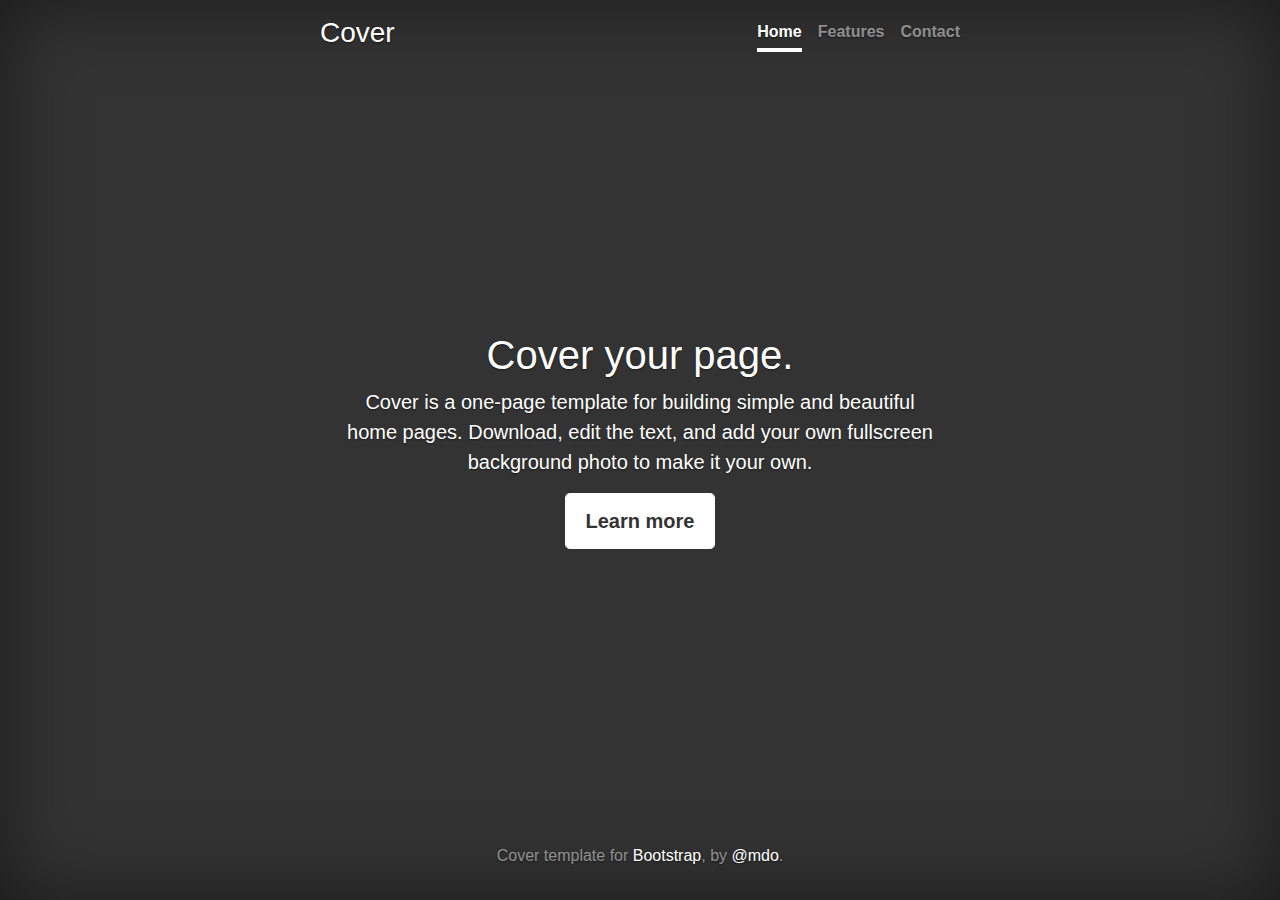
<file: MY-PROUI/bootstrap/bootstrap-4.1.0/docs/4.1/examples/cover/index.html>
<!doctype html>
<html lang="en">
  <head>
    <meta charset="utf-8">
    <meta name="viewport" content="width=device-width, initial-scale=1, shrink-to-fit=no">
    <meta name="description" content="">
    <meta name="author" content="">
    <link rel="icon" href="../../../../favicon.ico">

    <title>Cover Template for Bootstrap</title>

    <!-- Bootstrap core CSS -->
    <link href="../../../../dist/css/bootstrap.min.css" rel="stylesheet">

    <!-- Custom styles for this template -->
    <link href="cover.css" rel="stylesheet">
  </head>

  <body class="text-center">

    <div class="cover-container d-flex w-100 h-100 p-3 mx-auto flex-column">
      <header class="masthead mb-auto">
        <div class="inner">
          <h3 class="masthead-brand">Cover</h3>
          <nav class="nav nav-masthead justify-content-center">
            <a class="nav-link active" href="#">Home</a>
            <a class="nav-link" href="#">Features</a>
            <a class="nav-link" href="#">Contact</a>
          </nav>
        </div>
      </header>

      <main role="main" class="inner cover">
        <h1 class="cover-heading">Cover your page.</h1>
        <p class="lead">Cover is a one-page template for building simple and beautiful home pages. Download, edit the text, and add your own fullscreen background photo to make it your own.</p>
        <p class="lead">
          <a href="#" class="btn btn-lg btn-secondary">Learn more</a>
        </p>
      </main>

      <footer class="mastfoot mt-auto">
        <div class="inner">
          <p>Cover template for <a href="https://getbootstrap.com/">Bootstrap</a>, by <a href="https://twitter.com/mdo">@mdo</a>.</p>
        </div>
      </footer>
    </div>


    <!-- Bootstrap core JavaScript
    ================================================== -->
    <!-- Placed at the end of the document so the pages load faster -->
    <script src="https://code.jquery.com/jquery-3.3.1.slim.min.js" integrity="sha384-q8i/X+965DzO0rT7abK41JStQIAqVgRVzpbzo5smXKp4YfRvH+8abtTE1Pi6jizo" crossorigin="anonymous"></script>
    <script>window.jQuery || document.write('<script src="../../../../assets/js/vendor/jquery-slim.min.js"><\/script>')</script>
    <script src="../../../../assets/js/vendor/popper.min.js"></script>
    <script src="../../../../dist/js/bootstrap.min.js"></script>
  </body>
</html>
</file>
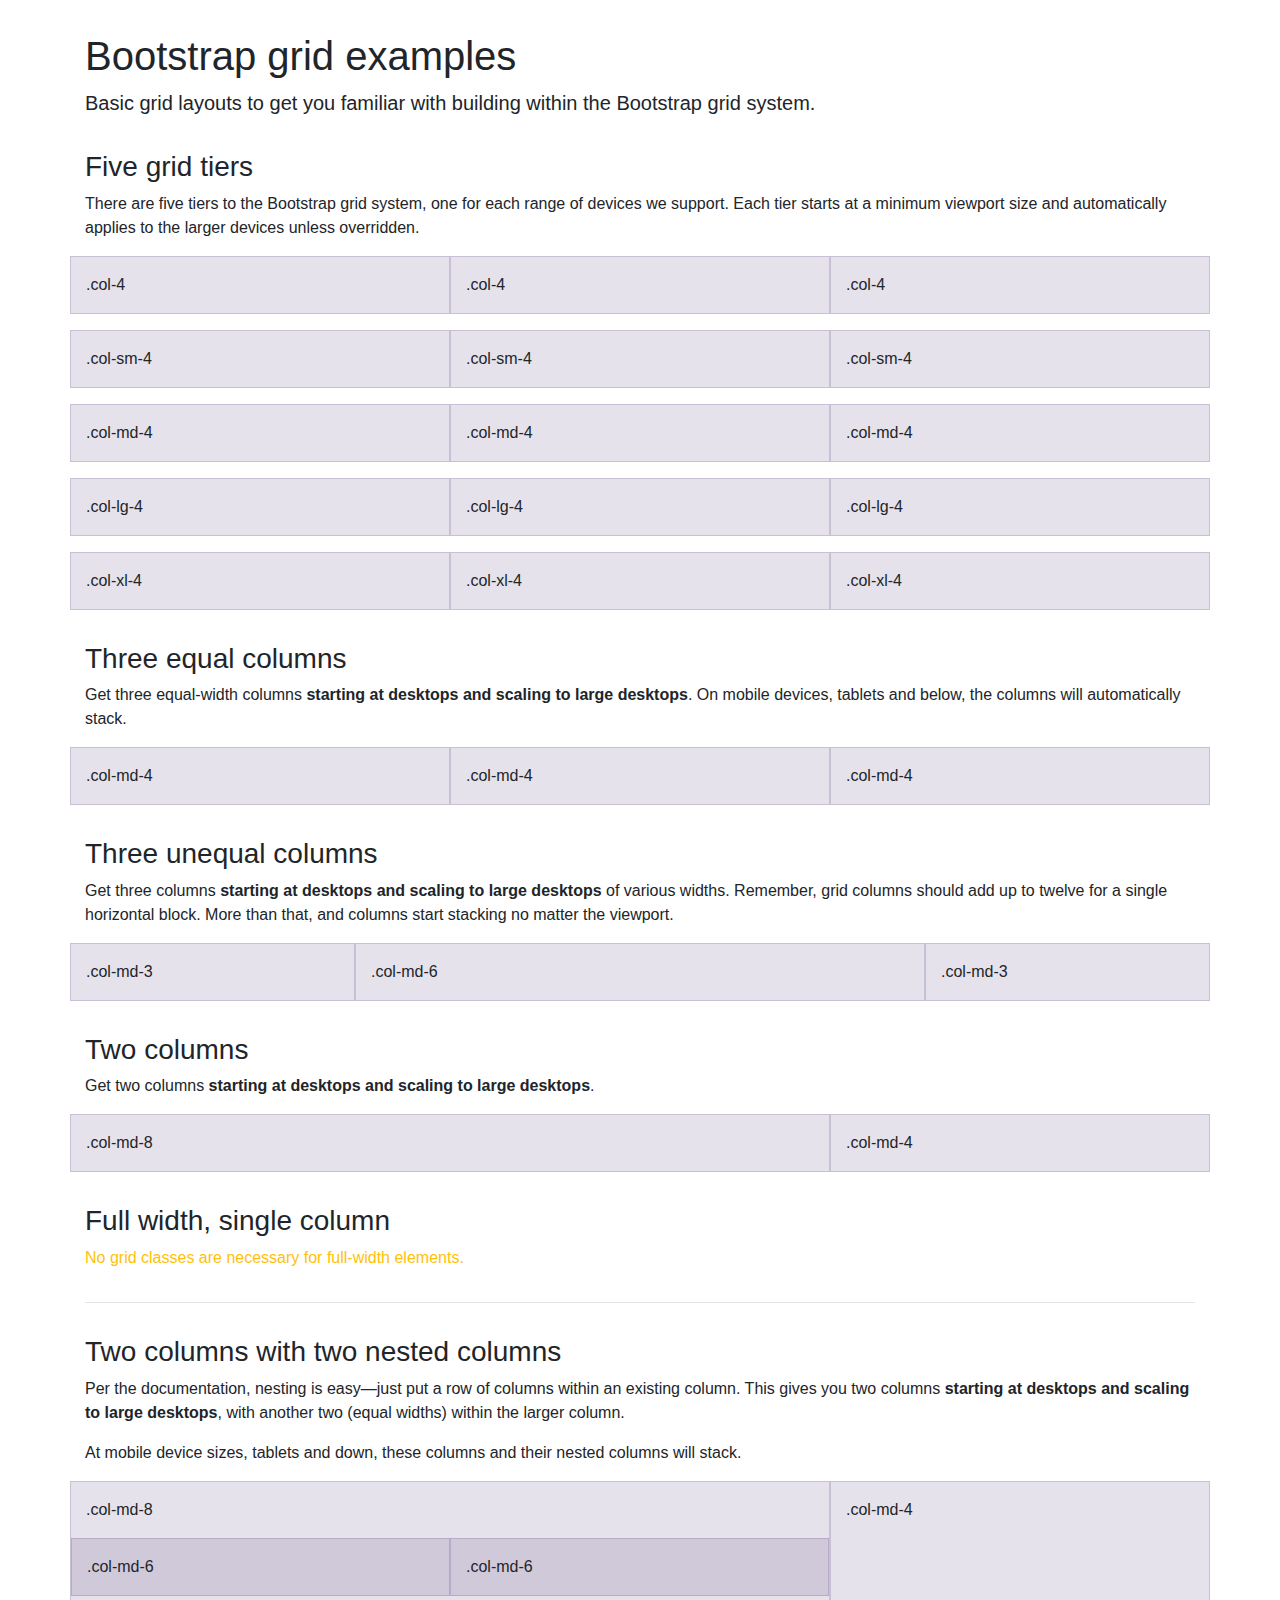
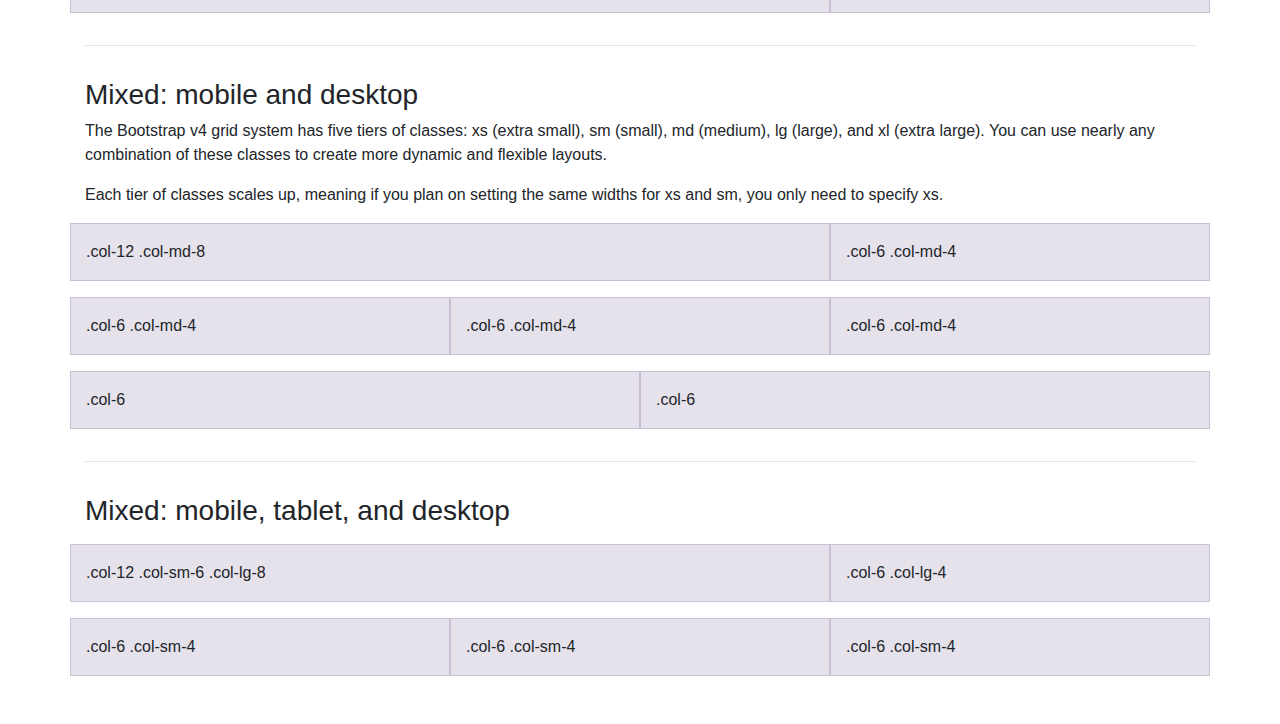
<file: MY-PROUI/bootstrap/bootstrap-4.1.0/docs/4.1/examples/grid/index.html>
<!doctype html>
<html lang="en">
  <head>
    <meta charset="utf-8">
    <meta name="viewport" content="width=device-width, initial-scale=1, shrink-to-fit=no">
    <meta name="description" content="">
    <meta name="author" content="">
    <link rel="icon" href="../../../../favicon.ico">

    <title>Grid Template for Bootstrap</title>

    <!-- Bootstrap core CSS -->
    <link href="../../../../dist/css/bootstrap.min.css" rel="stylesheet">

    <!-- Custom styles for this template -->
    <link href="grid.css" rel="stylesheet">
  </head>

  <body>
    <div class="container">

      <h1>Bootstrap grid examples</h1>
      <p class="lead">Basic grid layouts to get you familiar with building within the Bootstrap grid system.</p>

      <h3>Five grid tiers</h3>
      <p>There are five tiers to the Bootstrap grid system, one for each range of devices we support. Each tier starts at a minimum viewport size and automatically applies to the larger devices unless overridden.</p>

      <div class="row">
        <div class="col-4">.col-4</div>
        <div class="col-4">.col-4</div>
        <div class="col-4">.col-4</div>
      </div>

      <div class="row">
        <div class="col-sm-4">.col-sm-4</div>
        <div class="col-sm-4">.col-sm-4</div>
        <div class="col-sm-4">.col-sm-4</div>
      </div>

      <div class="row">
        <div class="col-md-4">.col-md-4</div>
        <div class="col-md-4">.col-md-4</div>
        <div class="col-md-4">.col-md-4</div>
      </div>

      <div class="row">
        <div class="col-lg-4">.col-lg-4</div>
        <div class="col-lg-4">.col-lg-4</div>
        <div class="col-lg-4">.col-lg-4</div>
      </div>

      <div class="row">
        <div class="col-xl-4">.col-xl-4</div>
        <div class="col-xl-4">.col-xl-4</div>
        <div class="col-xl-4">.col-xl-4</div>
      </div>

      <h3>Three equal columns</h3>
      <p>Get three equal-width columns <strong>starting at desktops and scaling to large desktops</strong>. On mobile devices, tablets and below, the columns will automatically stack.</p>
      <div class="row">
        <div class="col-md-4">.col-md-4</div>
        <div class="col-md-4">.col-md-4</div>
        <div class="col-md-4">.col-md-4</div>
      </div>

      <h3>Three unequal columns</h3>
      <p>Get three columns <strong>starting at desktops and scaling to large desktops</strong> of various widths. Remember, grid columns should add up to twelve for a single horizontal block. More than that, and columns start stacking no matter the viewport.</p>
      <div class="row">
        <div class="col-md-3">.col-md-3</div>
        <div class="col-md-6">.col-md-6</div>
        <div class="col-md-3">.col-md-3</div>
      </div>

      <h3>Two columns</h3>
      <p>Get two columns <strong>starting at desktops and scaling to large desktops</strong>.</p>
      <div class="row">
        <div class="col-md-8">.col-md-8</div>
        <div class="col-md-4">.col-md-4</div>
      </div>

      <h3>Full width, single column</h3>
      <p class="text-warning">No grid classes are necessary for full-width elements.</p>

      <hr>

      <h3>Two columns with two nested columns</h3>
      <p>Per the documentation, nesting is easy—just put a row of columns within an existing column. This gives you two columns <strong>starting at desktops and scaling to large desktops</strong>, with another two (equal widths) within the larger column.</p>
      <p>At mobile device sizes, tablets and down, these columns and their nested columns will stack.</p>
      <div class="row">
        <div class="col-md-8">
          .col-md-8
          <div class="row">
            <div class="col-md-6">.col-md-6</div>
            <div class="col-md-6">.col-md-6</div>
          </div>
        </div>
        <div class="col-md-4">.col-md-4</div>
      </div>

      <hr>

      <h3>Mixed: mobile and desktop</h3>
      <p>The Bootstrap v4 grid system has five tiers of classes: xs (extra small), sm (small), md (medium), lg (large), and xl (extra large). You can use nearly any combination of these classes to create more dynamic and flexible layouts.</p>
      <p>Each tier of classes scales up, meaning if you plan on setting the same widths for xs and sm, you only need to specify xs.</p>
      <div class="row">
        <div class="col-12 col-md-8">.col-12 .col-md-8</div>
        <div class="col-6 col-md-4">.col-6 .col-md-4</div>
      </div>
      <div class="row">
        <div class="col-6 col-md-4">.col-6 .col-md-4</div>
        <div class="col-6 col-md-4">.col-6 .col-md-4</div>
        <div class="col-6 col-md-4">.col-6 .col-md-4</div>
      </div>
      <div class="row">
        <div class="col-6">.col-6</div>
        <div class="col-6">.col-6</div>
      </div>

      <hr>

      <h3>Mixed: mobile, tablet, and desktop</h3>
      <p></p>
      <div class="row">
        <div class="col-12 col-sm-6 col-lg-8">.col-12 .col-sm-6 .col-lg-8</div>
        <div class="col-6 col-lg-4">.col-6 .col-lg-4</div>
      </div>
      <div class="row">
        <div class="col-6 col-sm-4">.col-6 .col-sm-4</div>
        <div class="col-6 col-sm-4">.col-6 .col-sm-4</div>
        <div class="col-6 col-sm-4">.col-6 .col-sm-4</div>
      </div>

    </div> <!-- /container -->
  </body>
</html>
</file>
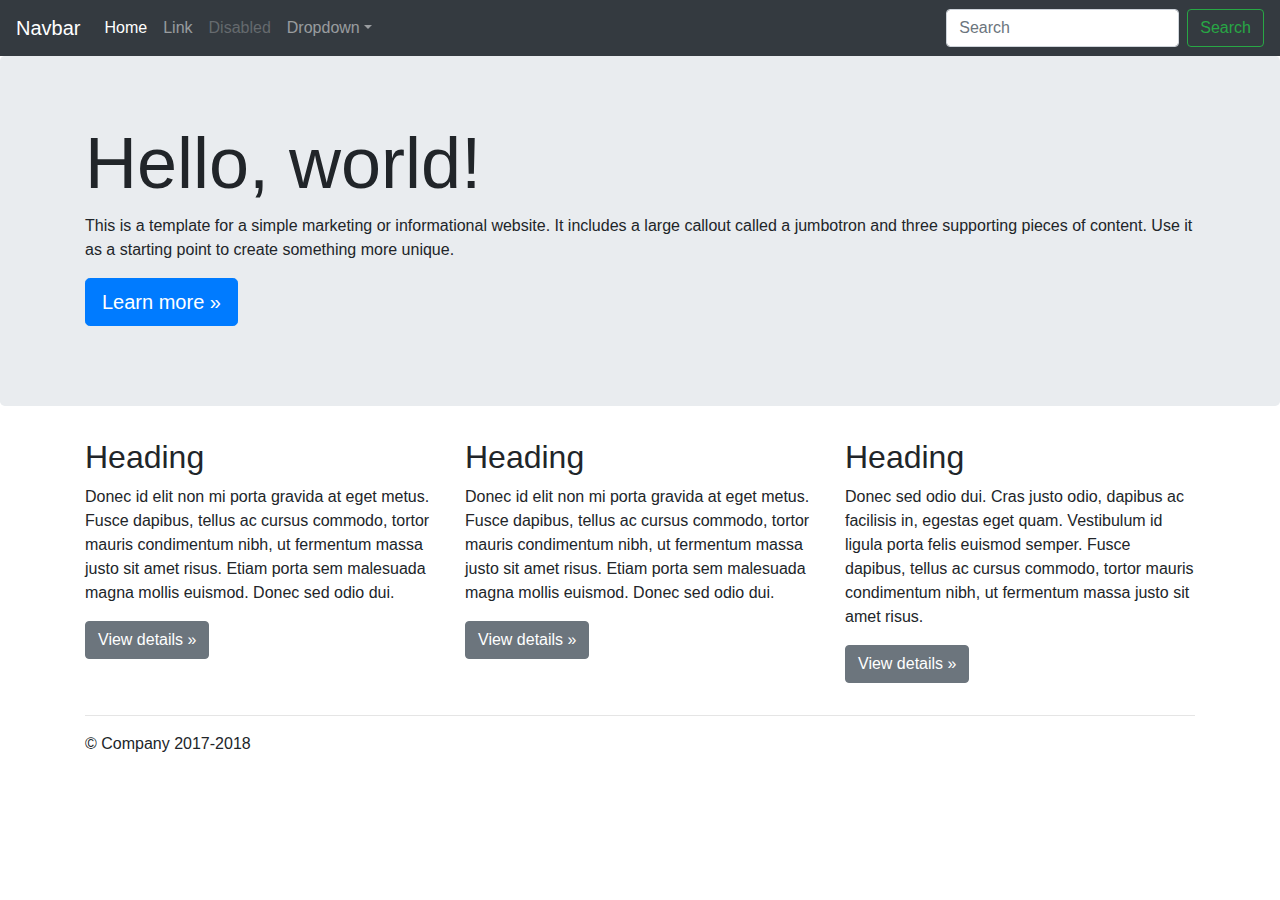
<file: MY-PROUI/bootstrap/bootstrap-4.1.0/docs/4.1/examples/jumbotron/index.html>
<!doctype html>
<html lang="en">
  <head>
    <meta charset="utf-8">
    <meta name="viewport" content="width=device-width, initial-scale=1, shrink-to-fit=no">
    <meta name="description" content="">
    <meta name="author" content="">
    <link rel="icon" href="../../../../favicon.ico">

    <title>Jumbotron Template for Bootstrap</title>

    <!-- Bootstrap core CSS -->
    <link href="../../../../dist/css/bootstrap.min.css" rel="stylesheet">

    <!-- Custom styles for this template -->
    <link href="jumbotron.css" rel="stylesheet">
  </head>

  <body>

    <nav class="navbar navbar-expand-md navbar-dark fixed-top bg-dark">
      <a class="navbar-brand" href="#">Navbar</a>
      <button class="navbar-toggler" type="button" data-toggle="collapse" data-target="#navbarsExampleDefault" aria-controls="navbarsExampleDefault" aria-expanded="false" aria-label="Toggle navigation">
        <span class="navbar-toggler-icon"></span>
      </button>

      <div class="collapse navbar-collapse" id="navbarsExampleDefault">
        <ul class="navbar-nav mr-auto">
          <li class="nav-item active">
            <a class="nav-link" href="#">Home <span class="sr-only">(current)</span></a>
          </li>
          <li class="nav-item">
            <a class="nav-link" href="#">Link</a>
          </li>
          <li class="nav-item">
            <a class="nav-link disabled" href="#">Disabled</a>
          </li>
          <li class="nav-item dropdown">
            <a class="nav-link dropdown-toggle" href="http://example.com" id="dropdown01" data-toggle="dropdown" aria-haspopup="true" aria-expanded="false">Dropdown</a>
            <div class="dropdown-menu" aria-labelledby="dropdown01">
              <a class="dropdown-item" href="#">Action</a>
              <a class="dropdown-item" href="#">Another action</a>
              <a class="dropdown-item" href="#">Something else here</a>
            </div>
          </li>
        </ul>
        <form class="form-inline my-2 my-lg-0">
          <input class="form-control mr-sm-2" type="text" placeholder="Search" aria-label="Search">
          <button class="btn btn-outline-success my-2 my-sm-0" type="submit">Search</button>
        </form>
      </div>
    </nav>

    <main role="main">

      <!-- Main jumbotron for a primary marketing message or call to action -->
      <div class="jumbotron">
        <div class="container">
          <h1 class="display-3">Hello, world!</h1>
          <p>This is a template for a simple marketing or informational website. It includes a large callout called a jumbotron and three supporting pieces of content. Use it as a starting point to create something more unique.</p>
          <p><a class="btn btn-primary btn-lg" href="#" role="button">Learn more &raquo;</a></p>
        </div>
      </div>

      <div class="container">
        <!-- Example row of columns -->
        <div class="row">
          <div class="col-md-4">
            <h2>Heading</h2>
            <p>Donec id elit non mi porta gravida at eget metus. Fusce dapibus, tellus ac cursus commodo, tortor mauris condimentum nibh, ut fermentum massa justo sit amet risus. Etiam porta sem malesuada magna mollis euismod. Donec sed odio dui. </p>
            <p><a class="btn btn-secondary" href="#" role="button">View details &raquo;</a></p>
          </div>
          <div class="col-md-4">
            <h2>Heading</h2>
            <p>Donec id elit non mi porta gravida at eget metus. Fusce dapibus, tellus ac cursus commodo, tortor mauris condimentum nibh, ut fermentum massa justo sit amet risus. Etiam porta sem malesuada magna mollis euismod. Donec sed odio dui. </p>
            <p><a class="btn btn-secondary" href="#" role="button">View details &raquo;</a></p>
          </div>
          <div class="col-md-4">
            <h2>Heading</h2>
            <p>Donec sed odio dui. Cras justo odio, dapibus ac facilisis in, egestas eget quam. Vestibulum id ligula porta felis euismod semper. Fusce dapibus, tellus ac cursus commodo, tortor mauris condimentum nibh, ut fermentum massa justo sit amet risus.</p>
            <p><a class="btn btn-secondary" href="#" role="button">View details &raquo;</a></p>
          </div>
        </div>

        <hr>

      </div> <!-- /container -->

    </main>

    <footer class="container">
      <p>&copy; Company 2017-2018</p>
    </footer>

    <!-- Bootstrap core JavaScript
    ================================================== -->
    <!-- Placed at the end of the document so the pages load faster -->
    <script src="https://code.jquery.com/jquery-3.3.1.slim.min.js" integrity="sha384-q8i/X+965DzO0rT7abK41JStQIAqVgRVzpbzo5smXKp4YfRvH+8abtTE1Pi6jizo" crossorigin="anonymous"></script>
    <script>window.jQuery || document.write('<script src="../../../../assets/js/vendor/jquery-slim.min.js"><\/script>')</script>
    <script src="../../../../assets/js/vendor/popper.min.js"></script>
    <script src="../../../../dist/js/bootstrap.min.js"></script>
  </body>
</html>
</file>
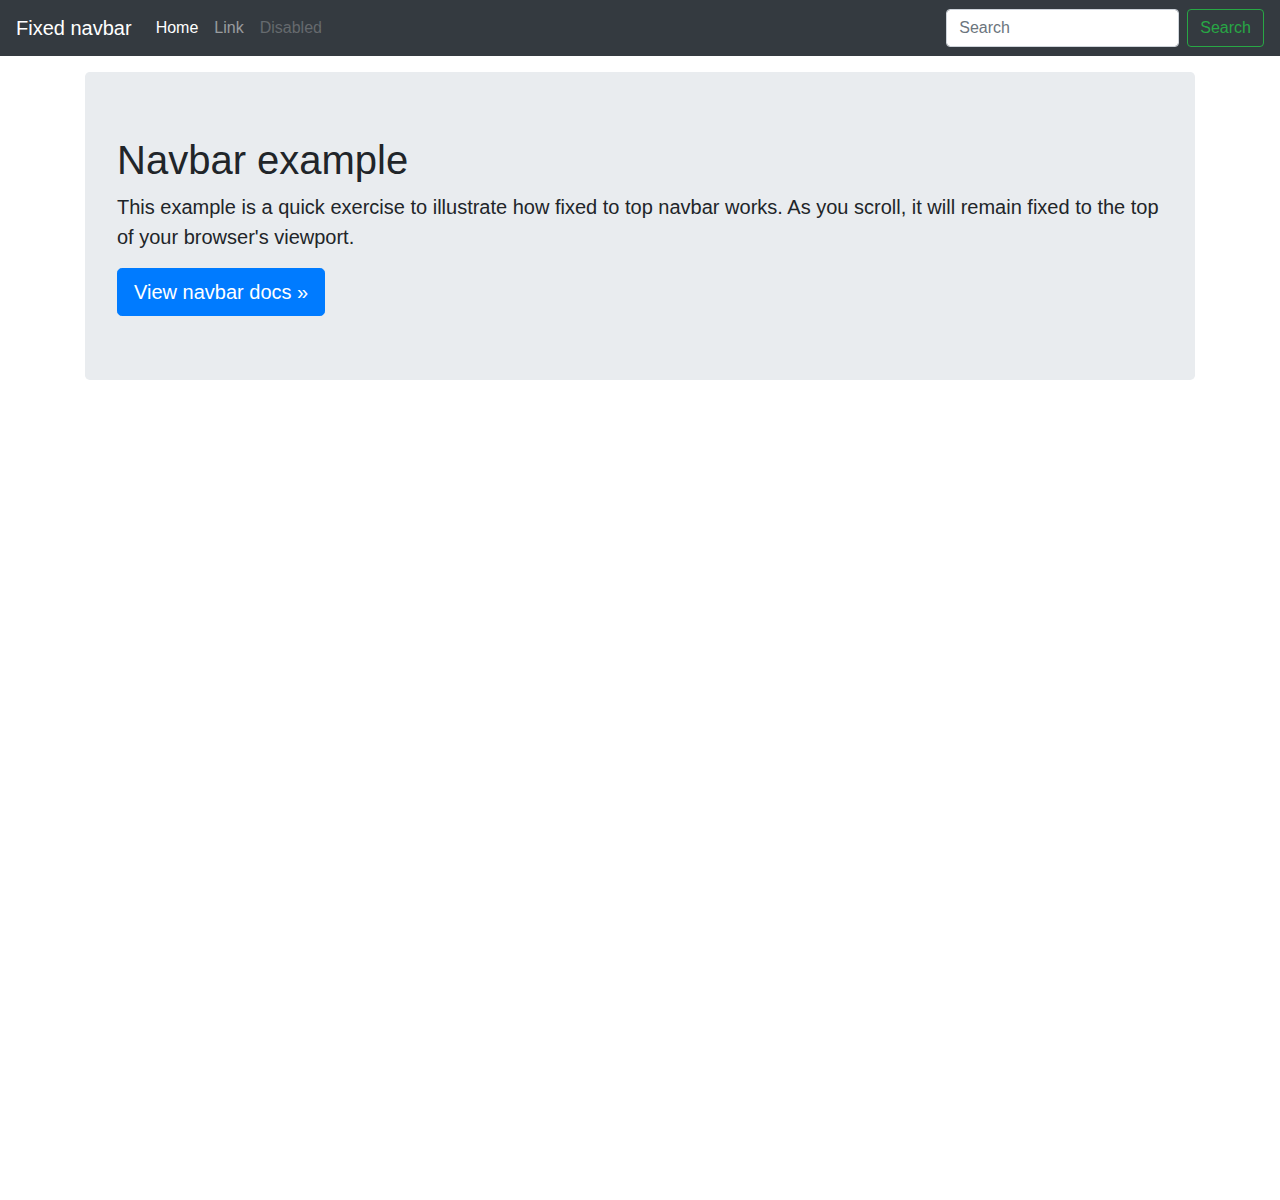
<file: MY-PROUI/bootstrap/bootstrap-4.1.0/docs/4.1/examples/navbar-fixed/index.html>
<!doctype html>
<html lang="en">
  <head>
    <meta charset="utf-8">
    <meta name="viewport" content="width=device-width, initial-scale=1, shrink-to-fit=no">
    <meta name="description" content="">
    <meta name="author" content="">
    <link rel="icon" href="../../../../favicon.ico">

    <title>Fixed top navbar example for Bootstrap</title>

    <!-- Bootstrap core CSS -->
    <link href="../../../../dist/css/bootstrap.min.css" rel="stylesheet">

    <!-- Custom styles for this template -->
    <link href="navbar-top-fixed.css" rel="stylesheet">
  </head>

  <body>

    <nav class="navbar navbar-expand-md navbar-dark fixed-top bg-dark">
      <a class="navbar-brand" href="#">Fixed navbar</a>
      <button class="navbar-toggler" type="button" data-toggle="collapse" data-target="#navbarCollapse" aria-controls="navbarCollapse" aria-expanded="false" aria-label="Toggle navigation">
        <span class="navbar-toggler-icon"></span>
      </button>
      <div class="collapse navbar-collapse" id="navbarCollapse">
        <ul class="navbar-nav mr-auto">
          <li class="nav-item active">
            <a class="nav-link" href="#">Home <span class="sr-only">(current)</span></a>
          </li>
          <li class="nav-item">
            <a class="nav-link" href="#">Link</a>
          </li>
          <li class="nav-item">
            <a class="nav-link disabled" href="#">Disabled</a>
          </li>
        </ul>
        <form class="form-inline mt-2 mt-md-0">
          <input class="form-control mr-sm-2" type="text" placeholder="Search" aria-label="Search">
          <button class="btn btn-outline-success my-2 my-sm-0" type="submit">Search</button>
        </form>
      </div>
    </nav>

    <main role="main" class="container">
      <div class="jumbotron">
        <h1>Navbar example</h1>
        <p class="lead">This example is a quick exercise to illustrate how fixed to top navbar works. As you scroll, it will remain fixed to the top of your browser's viewport.</p>
        <a class="btn btn-lg btn-primary" href="../../components/navbar/" role="button">View navbar docs &raquo;</a>
      </div>
    </main>

    <!-- Bootstrap core JavaScript
    ================================================== -->
    <!-- Placed at the end of the document so the pages load faster -->
    <script src="https://code.jquery.com/jquery-3.3.1.slim.min.js" integrity="sha384-q8i/X+965DzO0rT7abK41JStQIAqVgRVzpbzo5smXKp4YfRvH+8abtTE1Pi6jizo" crossorigin="anonymous"></script>
    <script>window.jQuery || document.write('<script src="../../../../assets/js/vendor/jquery-slim.min.js"><\/script>')</script>
    <script src="../../../../assets/js/vendor/popper.min.js"></script>
    <script src="../../../../dist/js/bootstrap.min.js"></script>
  </body>
</html>
</file>
<file: MY-PROUI/bootstrap/bootstrap-4.1.0/docs/4.1/examples/album/album.css>
:root {
  --jumbotron-padding-y: 3rem;
}

.jumbotron {
  padding-top: var(--jumbotron-padding-y);
  padding-bottom: var(--jumbotron-padding-y);
  margin-bottom: 0;
  background-color: #fff;
}
@media (min-width: 768px) {
  .jumbotron {
    padding-top: calc(var(--jumbotron-padding-y) * 2);
    padding-bottom: calc(var(--jumbotron-padding-y) * 2);
  }
}

.jumbotron p:last-child {
  margin-bottom: 0;
}

.jumbotron-heading {
  font-weight: 300;
}

.jumbotron .container {
  max-width: 40rem;
}

footer {
  padding-top: 3rem;
  padding-bottom: 3rem;
}

footer p {
  margin-bottom: .25rem;
}

.box-shadow { box-shadow: 0 .25rem .75rem rgba(0, 0, 0, .05); }
</file>
<file: MY-PROUI/bootstrap/bootstrap-4.1.0/docs/4.1/examples/blog/blog.css>
/* stylelint-disable selector-list-comma-newline-after */

.blog-header {
  line-height: 1;
  border-bottom: 1px solid #e5e5e5;
}

.blog-header-logo {
  font-family: "Playfair Display", Georgia, "Times New Roman", serif;
  font-size: 2.25rem;
}

.blog-header-logo:hover {
  text-decoration: none;
}

h1, h2, h3, h4, h5, h6 {
  font-family: "Playfair Display", Georgia, "Times New Roman", serif;
}

.display-4 {
  font-size: 2.5rem;
}
@media (min-width: 768px) {
  .display-4 {
    font-size: 3rem;
  }
}

.nav-scroller {
  position: relative;
  z-index: 2;
  height: 2.75rem;
  overflow-y: hidden;
}

.nav-scroller .nav {
  display: -ms-flexbox;
  display: flex;
  -ms-flex-wrap: nowrap;
  flex-wrap: nowrap;
  padding-bottom: 1rem;
  margin-top: -1px;
  overflow-x: auto;
  text-align: center;
  white-space: nowrap;
  -webkit-overflow-scrolling: touch;
}

.nav-scroller .nav-link {
  padding-top: .75rem;
  padding-bottom: .75rem;
  font-size: .875rem;
}

.card-img-right {
  height: 100%;
  border-radius: 0 3px 3px 0;
}

.flex-auto {
  -ms-flex: 0 0 auto;
  flex: 0 0 auto;
}

.h-250 { height: 250px; }
@media (min-width: 768px) {
  .h-md-250 { height: 250px; }
}

.border-top { border-top: 1px solid #e5e5e5; }
.border-bottom { border-bottom: 1px solid #e5e5e5; }

.box-shadow { box-shadow: 0 .25rem .75rem rgba(0, 0, 0, .05); }

/*
 * Blog name and description
 */
.blog-title {
  margin-bottom: 0;
  font-size: 2rem;
  font-weight: 400;
}
.blog-description {
  font-size: 1.1rem;
  color: #999;
}

@media (min-width: 40em) {
  .blog-title {
    font-size: 3.5rem;
  }
}

/* Pagination */
.blog-pagination {
  margin-bottom: 4rem;
}
.blog-pagination > .btn {
  border-radius: 2rem;
}

/*
 * Blog posts
 */
.blog-post {
  margin-bottom: 4rem;
}
.blog-post-title {
  margin-bottom: .25rem;
  font-size: 2.5rem;
}
.blog-post-meta {
  margin-bottom: 1.25rem;
  color: #999;
}

/*
 * Footer
 */
.blog-footer {
  padding: 2.5rem 0;
  color: #999;
  text-align: center;
  background-color: #f9f9f9;
  border-top: .05rem solid #e5e5e5;
}
.blog-footer p:last-child {
  margin-bottom: 0;
}
</file>
<file: MY-PROUI/bootstrap/bootstrap-4.1.0/docs/4.1/examples/carousel/carousel.css>
/* GLOBAL STYLES
-------------------------------------------------- */
/* Padding below the footer and lighter body text */

body {
  padding-top: 3rem;
  padding-bottom: 3rem;
  color: #5a5a5a;
}


/* CUSTOMIZE THE CAROUSEL
-------------------------------------------------- */

/* Carousel base class */
.carousel {
  margin-bottom: 4rem;
}
/* Since positioning the image, we need to help out the caption */
.carousel-caption {
  bottom: 3rem;
  z-index: 10;
}

/* Declare heights because of positioning of img element */
.carousel-item {
  height: 32rem;
  background-color: #777;
}
.carousel-item > img {
  position: absolute;
  top: 0;
  left: 0;
  min-width: 100%;
  height: 32rem;
}


/* MARKETING CONTENT
-------------------------------------------------- */

/* Center align the text within the three columns below the carousel */
.marketing .col-lg-4 {
  margin-bottom: 1.5rem;
  text-align: center;
}
.marketing h2 {
  font-weight: 400;
}
.marketing .col-lg-4 p {
  margin-right: .75rem;
  margin-left: .75rem;
}


/* Featurettes
------------------------- */

.featurette-divider {
  margin: 5rem 0; /* Space out the Bootstrap <hr> more */
}

/* Thin out the marketing headings */
.featurette-heading {
  font-weight: 300;
  line-height: 1;
  letter-spacing: -.05rem;
}


/* RESPONSIVE CSS
-------------------------------------------------- */

@media (min-width: 40em) {
  /* Bump up size of carousel content */
  .carousel-caption p {
    margin-bottom: 1.25rem;
    font-size: 1.25rem;
    line-height: 1.4;
  }

  .featurette-heading {
    font-size: 50px;
  }
}

@media (min-width: 62em) {
  .featurette-heading {
    margin-top: 7rem;
  }
}
</file>
<file: MY-PROUI/bootstrap/bootstrap-4.1.0/docs/4.1/examples/cover/cover.css>
/*
 * Globals
 */

/* Links */
a,
a:focus,
a:hover {
  color: #fff;
}

/* Custom default button */
.btn-secondary,
.btn-secondary:hover,
.btn-secondary:focus {
  color: #333;
  text-shadow: none; /* Prevent inheritance from `body` */
  background-color: #fff;
  border: .05rem solid #fff;
}


/*
 * Base structure
 */

html,
body {
  height: 100%;
  background-color: #333;
}

body {
  display: -ms-flexbox;
  display: flex;
  color: #fff;
  text-shadow: 0 .05rem .1rem rgba(0, 0, 0, .5);
  box-shadow: inset 0 0 5rem rgba(0, 0, 0, .5);
}

.cover-container {
  max-width: 42em;
}


/*
 * Header
 */
.masthead {
  margin-bottom: 2rem;
}

.masthead-brand {
  margin-bottom: 0;
}

.nav-masthead .nav-link {
  padding: .25rem 0;
  font-weight: 700;
  color: rgba(255, 255, 255, .5);
  background-color: transparent;
  border-bottom: .25rem solid transparent;
}

.nav-masthead .nav-link:hover,
.nav-masthead .nav-link:focus {
  border-bottom-color: rgba(255, 255, 255, .25);
}

.nav-masthead .nav-link + .nav-link {
  margin-left: 1rem;
}

.nav-masthead .active {
  color: #fff;
  border-bottom-color: #fff;
}

@media (min-width: 48em) {
  .masthead-brand {
    float: left;
  }
  .nav-masthead {
    float: right;
  }
}


/*
 * Cover
 */
.cover {
  padding: 0 1.5rem;
}
.cover .btn-lg {
  padding: .75rem 1.25rem;
  font-weight: 700;
}


/*
 * Footer
 */
.mastfoot {
  color: rgba(255, 255, 255, .5);
}
</file>
<file: MY-PROUI/bootstrap/bootstrap-4.1.0/docs/4.1/examples/grid/grid.css>
body {
  padding-top: 2rem;
  padding-bottom: 2rem;
}

h3 {
  margin-top: 2rem;
}

.row {
  margin-bottom: 1rem;
}
.row .row {
  margin-top: 1rem;
  margin-bottom: 0;
}
[class*="col-"] {
  padding-top: 1rem;
  padding-bottom: 1rem;
  background-color: rgba(86, 61, 124, .15);
  border: 1px solid rgba(86, 61, 124, .2);
}

hr {
  margin-top: 2rem;
  margin-bottom: 2rem;
}
</file>
<file: MY-PROUI/bootstrap/bootstrap-4.1.0/docs/4.1/examples/jumbotron/jumbotron.css>
/* Move down content because we have a fixed navbar that is 3.5rem tall */
body {
  padding-top: 3.5rem;
}
</file>
<file: MY-PROUI/bootstrap/bootstrap-4.1.0/docs/4.1/examples/navbar-fixed/navbar-top-fixed.css>
/* Show it is fixed to the top */
body {
  min-height: 75rem;
  padding-top: 4.5rem;
}
</file>
